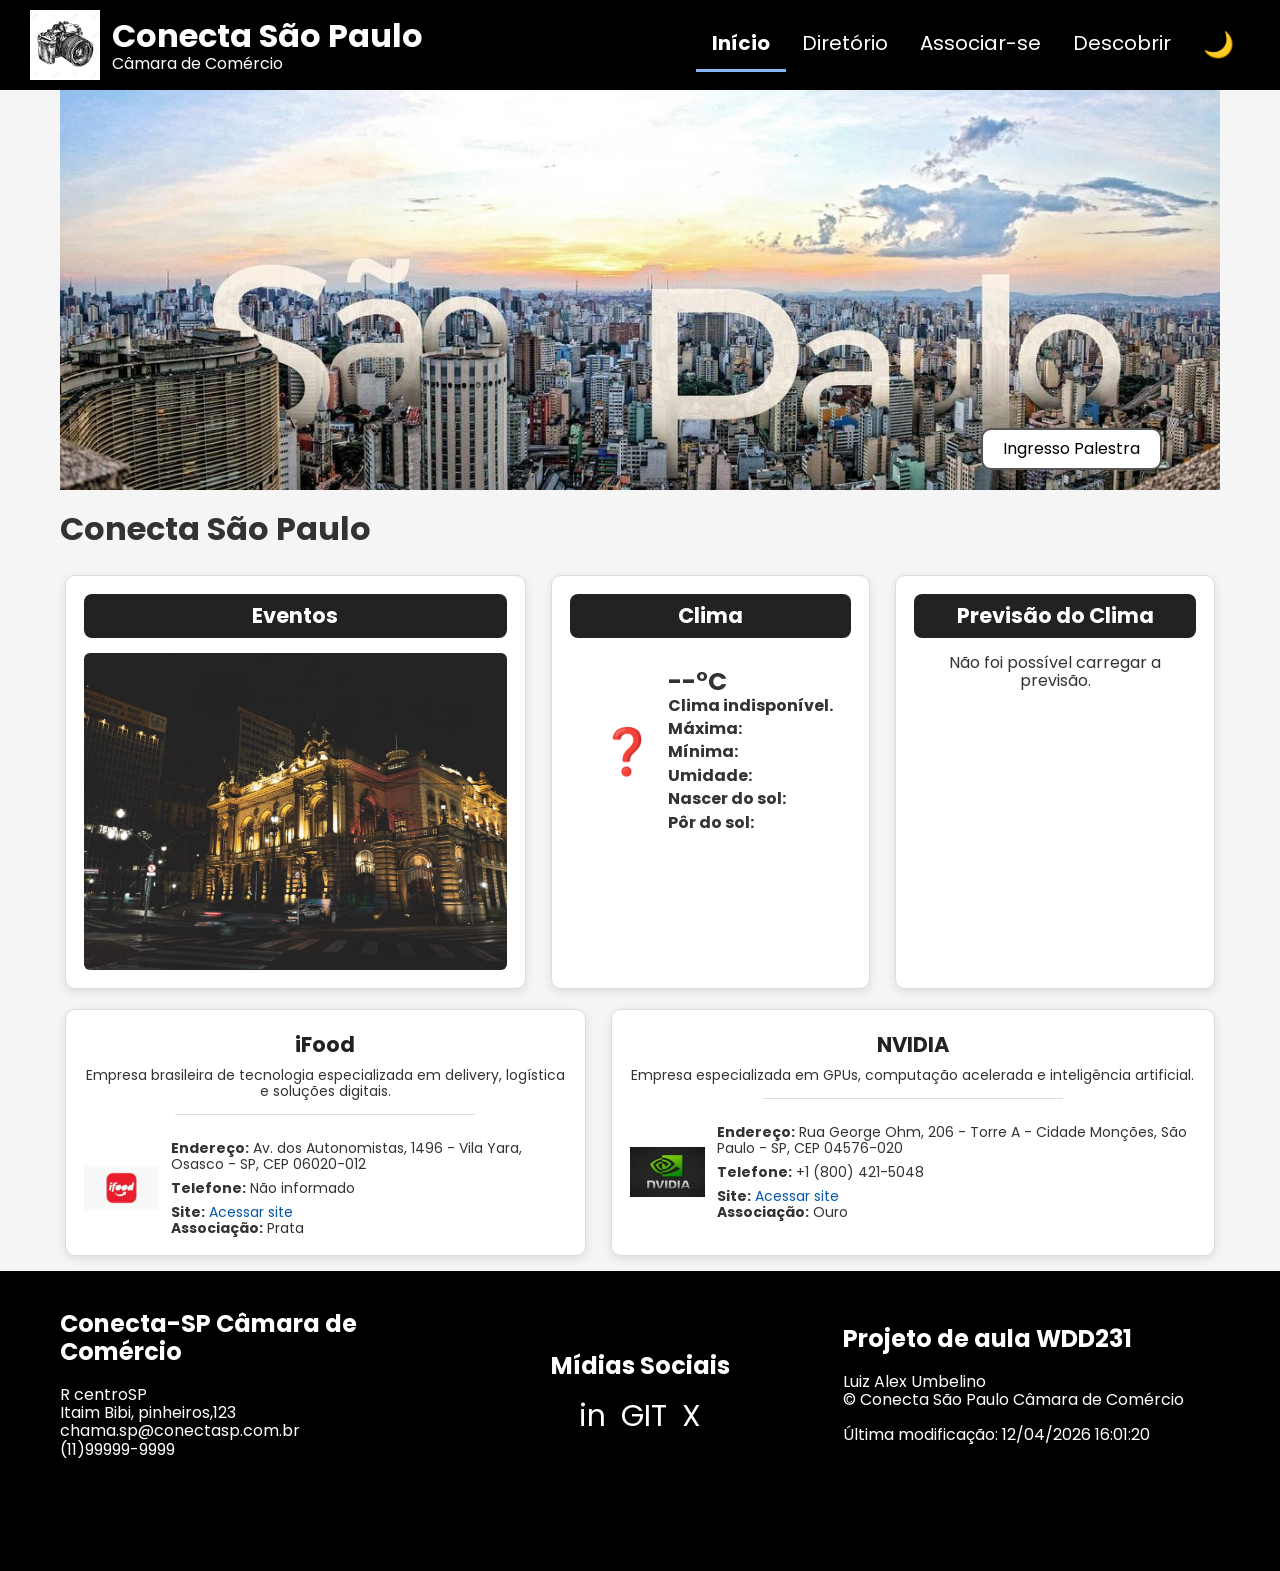
<file: camara/index.html>
<!DOCTYPE html>
<html lang="pt-BR">

<head>
    <meta charset="UTF-8">
    <meta name="viewport" content="width=device-width, initial-scale=1.0">

    <title>Conecta São Paulo Câmara de Comércio | Início</title>

    <!-- SEO -->
    <meta name="description" content="Conecta São Paulo reúne informações sobre clima, eventos e empresas para conectar comerciantes, profissionais e oportunidades de negócios.">
    <meta name="author" content="Luiz Alex Umbelino">

    <!-- Open Graph -->
    <meta property="og:title" content="Conecta São Paulo Câmara de Comércio | Início">
    <meta property="og:description" content="Descubra empresas, eventos e o clima de São Paulo em um só lugar. Conecte-se a novos clientes e oportunidades de negócio!">
    <meta property="og:image" content="https://alex-umbelino.github.io/wdd231/camara/imagens/logo.webp">
    <meta property="og:url" content="https://alex-umbelino.github.io/wdd231/camara/index.html">
    <meta property="og:type" content="website">
    <meta property="og:locale" content="pt_BR">

    <!-- Google Fonts (só os pesos usados: 400 e 700) -->
    <link rel="preconnect" href="https://fonts.googleapis.com">
    <link rel="preconnect" href="https://fonts.gstatic.com" crossorigin>
    <link rel="stylesheet" href="https://fonts.googleapis.com/css2?family=Poppins:wght@400;700&display=swap">

    <!-- Favicon -->
    <link rel="icon" href="imagens/logo.ico" type="image/x-icon">

    <!-- CSS -->
    <link rel="stylesheet" href="estilos/normalize.css">
    <link rel="stylesheet" href="estilos/telas-grandes.css">
    <link rel="stylesheet" href="estilos/telas-pequenas.css" media="screen and (max-width: 640px)">

    <!-- JavaScript -->
    <script src="scripts/index.js" defer></script>
</head>

<body>

    <header>

        <div class="identidade">
            <img src="imagens/logo.webp" alt="Logotipo Conecta São Paulo">

            <div class="titulo">
                <p class="nome-site">Conecta São Paulo</p>
                <p>Câmara de Comércio</p>
            </div>
        </div>

        <nav>
            <button id="menu-button" aria-label="Abrir menu">☰</button>

            <ul>
                <li><a href="index.html" aria-current="page">Início</a></li>
                <li><a href="diretorio.html">Diretório</a></li>
                <li><a href="associacao.html">Associar-se</a></li>
                <li><a href="descobrir.html">Descobrir</a></li>
                <li><a href="#" id="temaBotao" aria-label="Alterar tema"><span id="temaIcone">🌙</span></a></li>
            </ul>
        </nav>

    </header>

    <main>

        <!-- Imagem principal (div em vez de section: não precisa de título) -->
        <div class="container">
            <img id="imgSP" src="imagens/background.jpg" alt="Paisagem urbana de São Paulo">

            <a id="botaoT" href="#" aria-label="Informações sobre ingresso para palestra">Ingresso Palestra</a>
        </div>

        <h1>Conecta São Paulo</h1>

        <!-- Eventos e clima -->
        <section class="container">

            <div class="eventos">
                <h2>Eventos</h2>

                <div>
                    <img src="imagens/evento.jpg" alt="Eventos em São Paulo">
                </div>
            </div>

            <div class="clima">
                <h2>Clima</h2>

                <div class="informarOClima">

                    <div id="iconeDoClima"></div>

                    <div id="dadosDoClima">
                        <h3 id="temperaturaAtual">--°C</h3>
                        <strong id="descricaoClima"></strong>
                        <p><strong>Máxima:</strong> <span id="temperaturaMaxima"></span></p>
                        <p><strong>Mínima:</strong> <span id="temperaturaMinima"></span></p>
                        <p><strong>Umidade:</strong> <span id="umidade"></span></p>
                        <p><strong>Nascer do sol:</strong> <span id="nascerDoSol"></span></p>
                        <p><strong>Pôr do sol:</strong> <span id="porDoSol"></span></p>
                    </div>

                </div>
            </div>

            <div class="clima previsaoClima">
                <h2>Previsão do Clima</h2>

                <div>
                    <p id="mostrarTemp"></p>
                </div>
            </div>

        </section>

        <!-- Empresas -->
        <section class="container secaoEmpresas">

            <div class="empresas" id="empresa1">
                <h2>Carregando empresa...</h2>
                <p></p>

                <div class="separadorEmpresa"></div>

                <div>
                    <img class="imgEmpresas" src="imagens/logo.webp" alt="Logotipo da empresa" loading="lazy">

                    <div class="textosEmpresa">
                        <p><strong>Endereço:</strong></p>
                        <p><strong>Telefone:</strong></p>
                        <p><strong>Site:</strong></p>
                    </div>
                </div>
            </div>

            <div class="empresas" id="empresa2">
                <h2>Carregando empresa...</h2>
                <p></p>

                <div class="separadorEmpresa"></div>

                <div>
                    <img class="imgEmpresas" src="imagens/logo.webp" alt="Logotipo da empresa" loading="lazy">

                    <div class="textosEmpresa">
                        <p><strong>Endereço:</strong></p>
                        <p><strong>Telefone:</strong></p>
                        <p><strong>Site:</strong></p>
                    </div>
                </div>
            </div>

            <div class="empresas" id="empresa3">
                <h2>Carregando empresa...</h2>
                <p></p>

                <div class="separadorEmpresa"></div>

                <div>
                    <img class="imgEmpresas" src="imagens/logo.webp" alt="Logotipo da empresa" loading="lazy">

                    <div class="textosEmpresa">
                        <p><strong>Endereço:</strong></p>
                        <p><strong>Telefone:</strong></p>
                        <p><strong>Site:</strong></p>
                    </div>
                </div>
            </div>

        </section>

    </main>

    <footer>

        <div id="ajusteRodape">

            <div class="rodape">
                <h2>Conecta-SP Câmara de Comércio</h2>

                <p>
                    R centroSP <br>
                    Itaim Bibi, pinheiros,123<br>
                    chama.sp@conectasp.com.br<br>
                    (11)99999-9999
                </p>
            </div>

            <div class="rodape">
                <h2 class="tituloSociais">Mídias Sociais</h2>

                <div class="sociais">

                    <div><a href="https://br.linkedin.com/in/alex-umbelino-1760ba261" target="_blank" rel="noopener noreferrer" aria-label="LinkedIn de Alex Umbelino">in</a></div>

                    <div><a href="https://github.com/Alex-Umbelino/wdd231" target="_blank" rel="noopener noreferrer" aria-label="GitHub do projeto">GIT</a></div>

                    <div><a href="https://x.com/" target="_blank" rel="noopener noreferrer" aria-label="X, antigo Twitter">X</a></div>

                </div>
            </div>

            <div class="rodape">
                <h2>Projeto de aula WDD231</h2>

                <p class="creditos">
                    Luiz Alex Umbelino<br>
                    &copy; Conecta São Paulo Câmara de Comércio<br>
                </p>

                <p id="ultimaMod"></p>
            </div>

        </div>

    </footer>

</body>
</html>
</file>
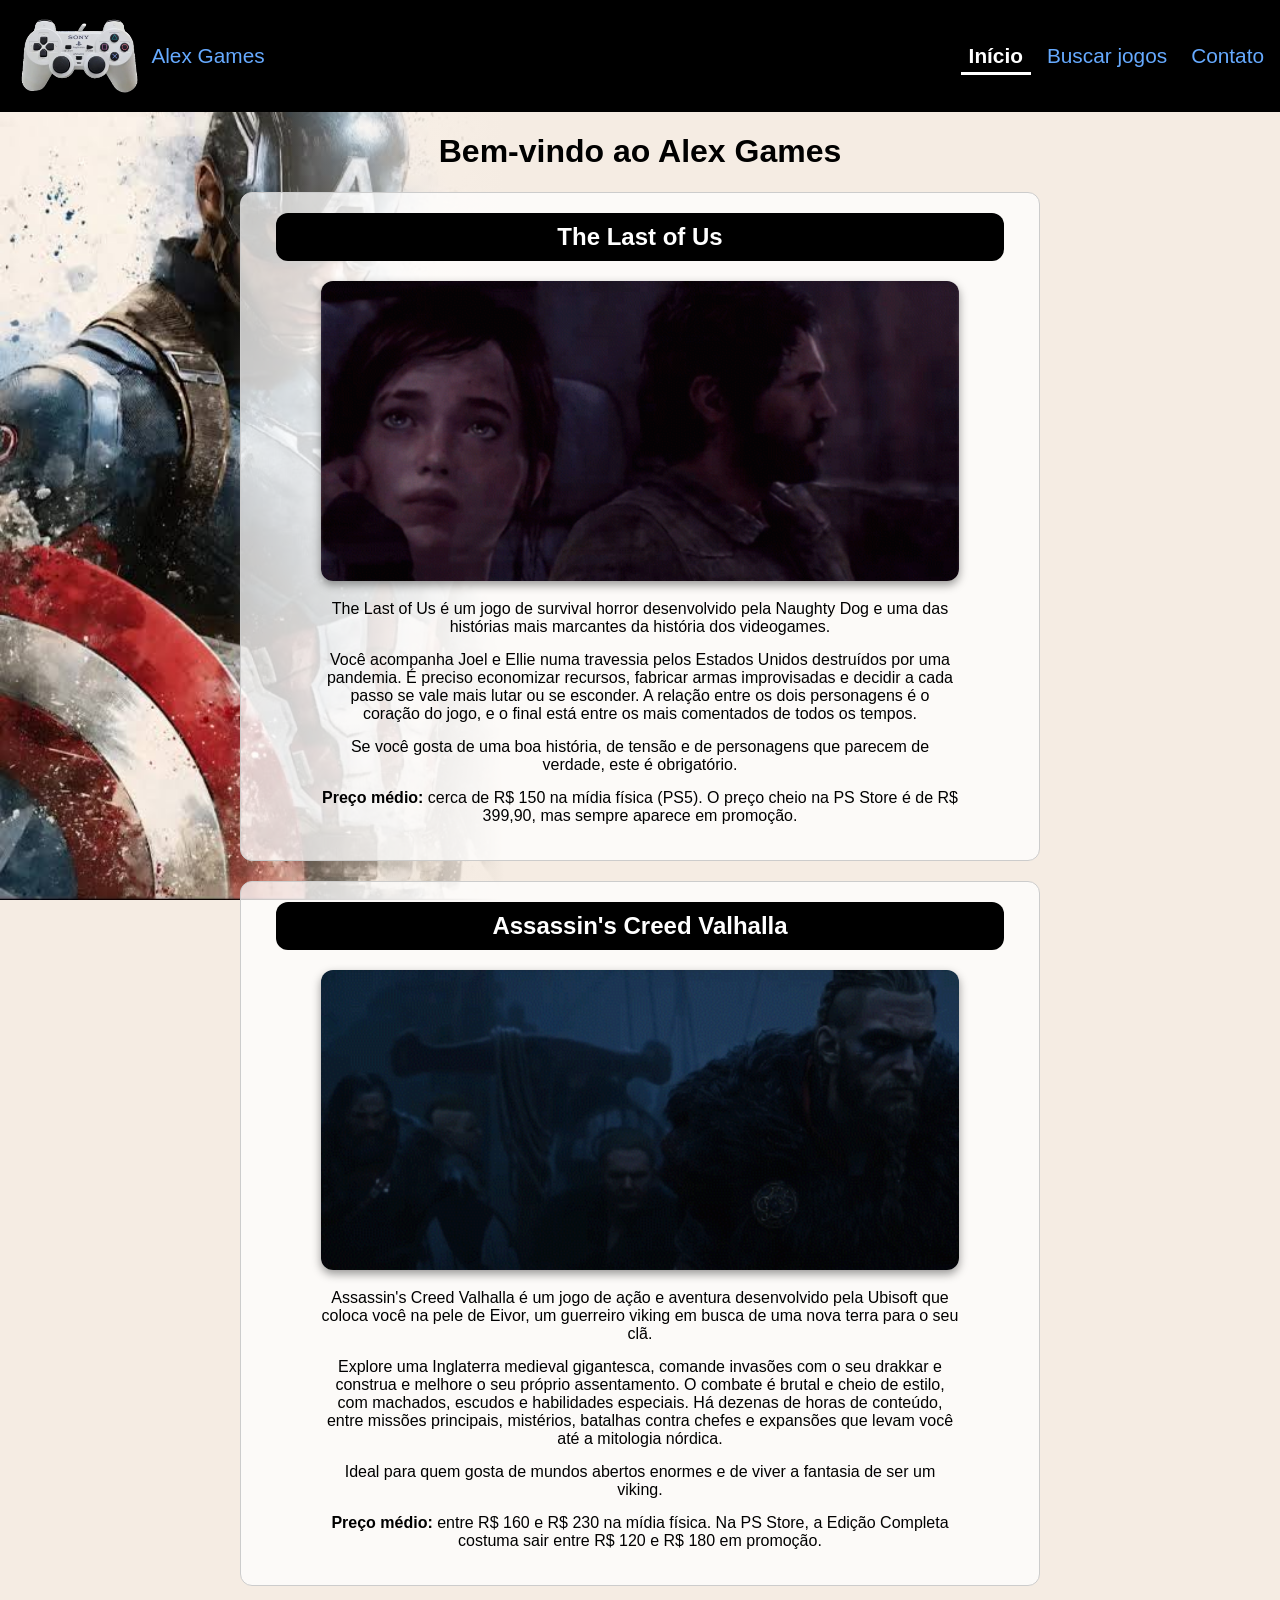
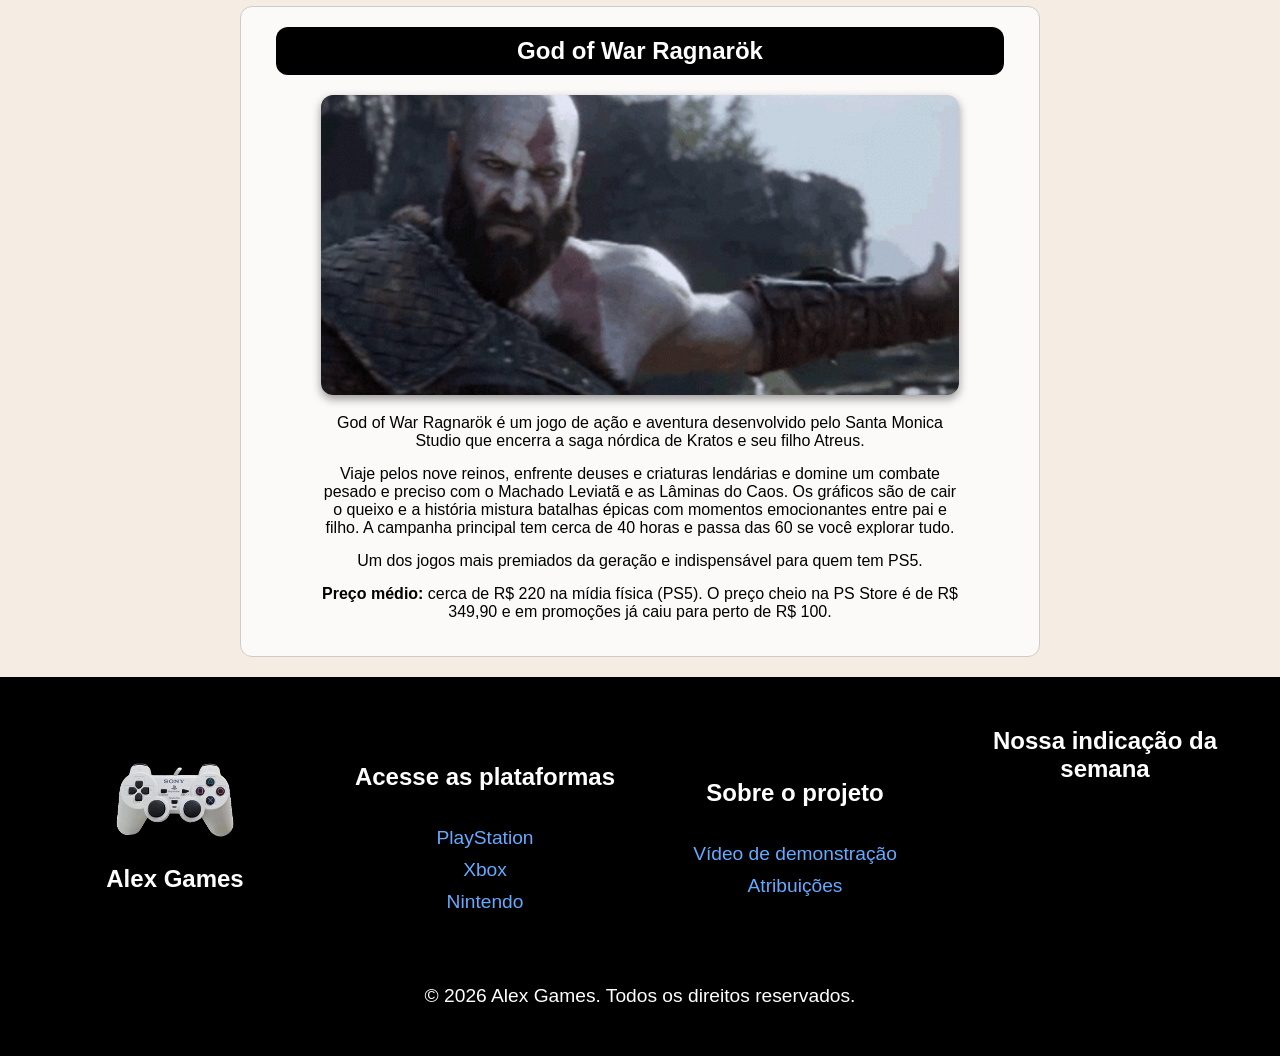
<file: Projeto Final/index.html>
<!DOCTYPE html>
<html lang="pt-BR">
<head>
    <meta charset="UTF-8">
    <meta name="viewport" content="width=device-width, initial-scale=1.0">
    <meta name="description" content="Alex Games indica os melhores jogos para sua próxima gameplay: histórias, gêneros, plataformas e preços médios de grandes títulos.">
    <meta name="author" content="Luiz Alex Umbelino">
    <meta property="og:type" content="website">
    <meta property="og:title" content="Alex Games | Indicações de jogos">
    <meta property="og:description" content="Descubra jogos populares, conheça suas histórias, gêneros e plataformas.">
    <meta property="og:image" content="https://alex-umbelino.github.io/Projeto-Final/Imagens/logoGames.png">
    <meta property="og:url" content="https://alex-umbelino.github.io/Projeto-Final/index.html">
    <link rel="icon" href="Imagens/logoGames.png" type="image/png">
    <title>Alex Games | Indicações de jogos</title>
    <link rel="stylesheet" href="css/stylle.css">
    <script src="JS/script.js" type="module"></script>
</head>

<body class="paginaInicio">

    <header class="topo">
        <nav class="container">
            <a class="aTopo" href="index.html">
                <img class="imgLogo" src="Imagens/logoGames.png" alt="Logo Alex Games" width="80" height="80">
                <span>Alex Games</span>
            </a>

            <button class="btnMenu" aria-label="Abrir menu" aria-expanded="false">☰</button>

            <ul class="aTopo menu">
                <li><a href="index.html" aria-current="page">Início</a></li>
                <li><a href="buscarJogo.html">Buscar jogos</a></li>
                <li><a href="cadastro.html">Contato</a></li>
            </ul>
        </nav>
    </header>

    <main class="conteinerSection">

        <h1>Bem-vindo ao Alex Games</h1>

        <section>
            <div>
                <h2>The Last of Us</h2>
                <img src="Imagens/the%20las%20of%20us.gif" alt="Cena do jogo The Last of Us" width="800" height="450">
                <p>The Last of Us é um jogo de survival horror desenvolvido pela Naughty Dog e uma das histórias mais marcantes da história dos videogames.</p>
                <p>Você acompanha Joel e Ellie numa travessia pelos Estados Unidos destruídos por uma pandemia. É preciso economizar recursos, fabricar armas improvisadas e decidir a cada passo se vale mais lutar ou se esconder. A relação entre os dois personagens é o coração do jogo, e o final está entre os mais comentados de todos os tempos.</p>
                <p>Se você gosta de uma boa história, de tensão e de personagens que parecem de verdade, este é obrigatório.</p>
                <p><strong>Preço médio:</strong> cerca de R$ 150 na mídia física (PS5). O preço cheio na PS Store é de R$ 399,90, mas sempre aparece em promoção.</p>
            </div>
        </section>

        <section>
            <div>
                <h2>Assassin's Creed Valhalla</h2>
                <img src="Imagens/ac%20valhala.gif" alt="Cena do jogo Assassin's Creed Valhalla" width="800" height="450" loading="lazy">
                <p>Assassin's Creed Valhalla é um jogo de ação e aventura desenvolvido pela Ubisoft que coloca você na pele de Eivor, um guerreiro viking em busca de uma nova terra para o seu clã.</p>
                <p>Explore uma Inglaterra medieval gigantesca, comande invasões com o seu drakkar e construa e melhore o seu próprio assentamento. O combate é brutal e cheio de estilo, com machados, escudos e habilidades especiais. Há dezenas de horas de conteúdo, entre missões principais, mistérios, batalhas contra chefes e expansões que levam você até a mitologia nórdica.</p>
                <p>Ideal para quem gosta de mundos abertos enormes e de viver a fantasia de ser um viking.</p>
                <p><strong>Preço médio:</strong> entre R$ 160 e R$ 230 na mídia física. Na PS Store, a Edição Completa costuma sair entre R$ 120 e R$ 180 em promoção.</p>
            </div>
        </section>

        <section>
            <div>
                <h2>God of War Ragnarök</h2>
                <img src="Imagens/kratos.gif" alt="Cena do jogo God of War Ragnarök" width="800" height="450" loading="lazy">
                <p>God of War Ragnarök é um jogo de ação e aventura desenvolvido pelo Santa Monica Studio que encerra a saga nórdica de Kratos e seu filho Atreus.</p>
                <p>Viaje pelos nove reinos, enfrente deuses e criaturas lendárias e domine um combate pesado e preciso com o Machado Leviatã e as Lâminas do Caos. Os gráficos são de cair o queixo e a história mistura batalhas épicas com momentos emocionantes entre pai e filho. A campanha principal tem cerca de 40 horas e passa das 60 se você explorar tudo.</p>
                <p>Um dos jogos mais premiados da geração e indispensável para quem tem PS5.</p>
                <p><strong>Preço médio:</strong> cerca de R$ 220 na mídia física (PS5). O preço cheio na PS Store é de R$ 349,90 e em promoções já caiu para perto de R$ 100.</p>
            </div>
        </section>

    </main>

    <footer>
        <div class="footerPai">

            <div class="ajusteFooter">
                <a href="index.html">
                    <img class="imgLogo" src="Imagens/logoGames.png" alt="Logo Alex Games" width="80" height="80" loading="lazy">
                </a>
                <h2>Alex Games</h2>
            </div>

            <div class="ajusteFooter">
                <h2>Acesse as plataformas</h2>
                <ul>
                    <li><a target="_blank" rel="noopener noreferrer" href="https://store.playstation.com/pt-br/">PlayStation</a></li>
                    <li><a target="_blank" rel="noopener noreferrer" href="https://www.xbox.com/pt-br">Xbox</a></li>
                    <li><a target="_blank" rel="noopener noreferrer" href="https://www.nintendo.com/pt-br">Nintendo</a></li>
                </ul>
            </div>

            <div class="ajusteFooter">
                <h2>Sobre o projeto</h2>
                <ul>
                    <!-- TROQUE pelo link do seu vídeo de demonstração -->
                    <li><a target="_blank" rel="noopener noreferrer" href="https://youtu.be/SEU-VIDEO">Vídeo de demonstração</a></li>
                    <li><a href="atribuicoes.html">Atribuições</a></li>
                </ul>
            </div>

            <div class="ajusteFooter">
                <h2>Nossa indicação da semana</h2>
                <iframe src="https://www.youtube-nocookie.com/embed/yF29baX-IsA" title="Vídeo de indicação de jogo" loading="lazy" allowfullscreen></iframe>
               
            </div>

        </div>

        <p>&copy; 2026 Alex Games. Todos os direitos reservados.</p>
    </footer>

</body>
</html>
</file>
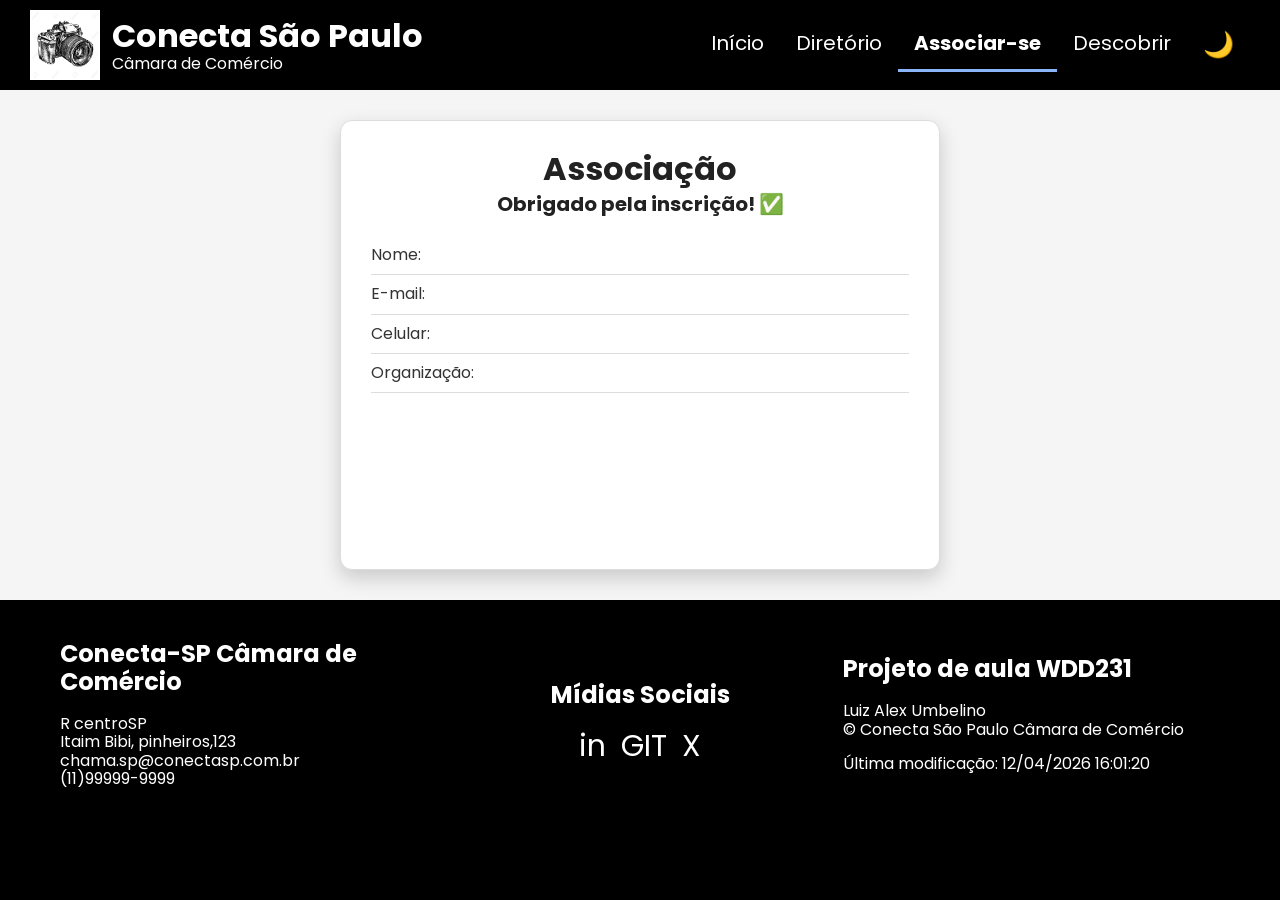
<file: camara/agradecimento.html>
<!DOCTYPE html>
<html lang="pt-BR">

<head>
    <meta charset="UTF-8">
    <meta name="viewport" content="width=device-width, initial-scale=1.0">

    <title>Conecta São Paulo Câmara de Comércio | Agradecimento</title>

    <!-- SEO -->
    <meta name="description" content="Inscrição recebida! Confira os dados enviados para a associação ao Conecta São Paulo Câmara de Comércio.">
    <meta name="author" content="Luiz Alex Umbelino">

    <!-- Open Graph -->
    <meta property="og:title" content="Conecta São Paulo Câmara de Comércio | Agradecimento">
    <meta property="og:description" content="Obrigado por se inscrever no Conecta São Paulo Câmara de Comércio.">
    <meta property="og:image" content="https://alex-umbelino.github.io/wdd231/camara/imagens/logo.webp">
    <meta property="og:url" content="https://alex-umbelino.github.io/wdd231/camara/agradecimento.html">
    <meta property="og:type" content="website">
    <meta property="og:locale" content="pt_BR">

    <!-- Google Fonts (só os pesos usados: 400 e 700) -->
    <link rel="preconnect" href="https://fonts.googleapis.com">
    <link rel="preconnect" href="https://fonts.gstatic.com" crossorigin>
    <link rel="stylesheet" href="https://fonts.googleapis.com/css2?family=Poppins:wght@400;700&display=swap">

    <!-- Favicon -->
    <link rel="icon" href="imagens/logo.ico" type="image/x-icon">

    <!-- CSS -->
    <link rel="stylesheet" href="estilos/normalize.css">
    <link rel="stylesheet" href="estilos/telas-grandes.css">
    <link rel="stylesheet" href="estilos/telas-pequenas.css" media="screen and (max-width: 640px)">

    <!-- JavaScript -->
    <script src="scripts/index.js" defer></script>
    <script src="scripts/associacao-agradecimento.js" defer></script>
</head>

<body>

    <header>

        <div class="identidade">
            <img src="imagens/logo.webp" alt="Logotipo Conecta São Paulo" width="70" height="70">

            <div class="titulo">
                <p class="nome-site">Conecta São Paulo</p>
                <p>Câmara de Comércio</p>
            </div>
        </div>

        <nav aria-label="Menu principal">
            <button id="menu-button" aria-label="Abrir menu" aria-expanded="false" aria-controls="menu-lista">☰</button>

            <ul id="menu-lista">
                <li><a href="index.html">Início</a></li>
                <li><a href="diretorio.html">Diretório</a></li>
                <li><a href="associacao.html" aria-current="page">Associar-se</a></li>
                <li><a href="descobrir.html">Descobrir</a></li>
                <li><button id="temaBotao" aria-label="Alternar tema escuro"><span id="temaIcone">🌙</span></button></li>
            </ul>
        </nav>

    </header>

    <main id="mainAgradecimento">

        <div id="agradecimento">
            <h1 id="nivelAgradecimento">Associação</h1>
            <h2>Obrigado pela inscrição! ✅</h2>
            <p id="nomeAgradecimento"></p>
            <p id="emailAgradecimento"></p>
            <p id="numCelularAgradecimento"></p>
            <p id="nomeOrgAgradecimento"></p>
            <p id="uploadHoraAgradecimento"></p>
        </div>

    </main>
  
    

    <footer>

        <div id="ajusteRodape">

            <div class="rodape">
                <h2>Conecta-SP Câmara de Comércio</h2>
                <p>R centroSP <br> Itaim Bibi, pinheiros,123 <br> chama.sp@conectasp.com.br <br> (11)99999-9999</p>
            </div>

            <div class="rodape">
                <h2 class="tituloSociais">Mídias Sociais</h2>

                <div class="sociais">
                    <div><a href="https://br.linkedin.com/in/alex-umbelino-1760ba261" target="_blank" rel="noopener noreferrer" aria-label="LinkedIn de Alex Umbelino">in</a></div>
                    <div><a href="https://github.com/Alex-Umbelino/wdd231" target="_blank" rel="noopener noreferrer" aria-label="GitHub do projeto">GIT</a></div>
                    <div><a href="https://x.com/" target="_blank" rel="noopener noreferrer" aria-label="X, antigo Twitter">X</a></div>
                </div>
            </div>

            <div class="rodape">
                <h2>Projeto de aula WDD231</h2>
                <p class="creditos">Luiz Alex Umbelino <br> &copy; Conecta São Paulo Câmara de Comércio</p>
                <p id="ultimaMod"></p>
            </div>

        </div>

    </footer>

</body>
</html>
</file>
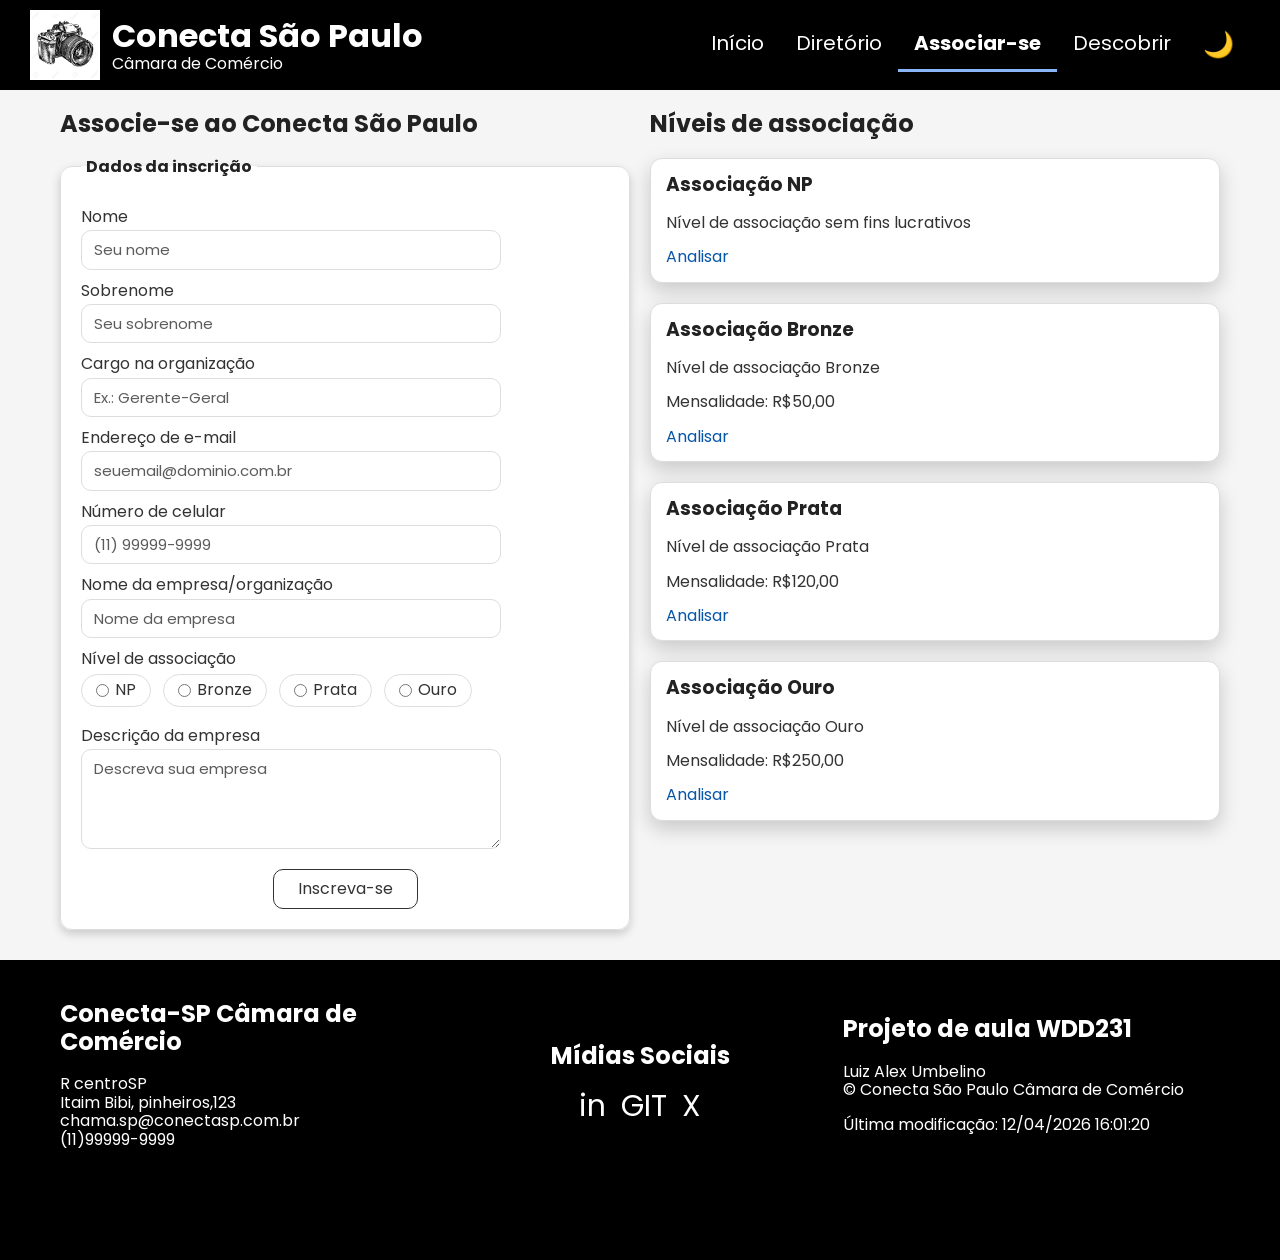
<file: camara/associacao.html>
<!DOCTYPE html>
<html lang="pt-BR">

<head>
    <meta charset="UTF-8">
    <meta name="viewport" content="width=device-width, initial-scale=1.0">

    <title>Conecta São Paulo Câmara de Comércio| Associar-se</title>

    <!-- SEO -->
    <meta name="description" content="Associe-se ao Conecta São Paulo e escolha o nível de associação ideal para a sua empresa ou organização.">
    <meta name="author" content="Luiz Alex Umbelino">

    <!-- Open Graph -->
    <meta property="og:title" content="Associe-se | Conecta São Paulo Câmara de Comércio">
    <meta property="og:description" content="Faça parte da rede de negócios do Conecta São Paulo. Conheça os níveis de associação e inscreva-se.">
    <meta property="og:image" content="https://alex-umbelino.github.io/wdd231/camara/imagens/logo.webp">
    <meta property="og:url" content="https://alex-umbelino.github.io/wdd231/camara/associacao.html">
    <meta property="og:type" content="website">
    <meta property="og:locale" content="pt_BR">

    <!-- Google Fonts (só os pesos usados: 400 e 700) -->
    <link rel="preconnect" href="https://fonts.googleapis.com">
    <link rel="preconnect" href="https://fonts.gstatic.com" crossorigin>
    <link rel="stylesheet" href="https://fonts.googleapis.com/css2?family=Poppins:wght@400;700&display=swap">

    <!-- Favicon -->
    <link rel="icon" href="imagens/logo.ico" type="image/x-icon">

    <!-- CSS -->
    <link rel="stylesheet" href="estilos/normalize.css">
    <link rel="stylesheet" href="estilos/telas-grandes.css">
    <link rel="stylesheet" href="estilos/telas-pequenas.css" media="screen and (max-width: 640px)">

    <!-- JavaScript -->
    <script src="scripts/index.js" defer></script>
    <script src="scripts/associacao-agradecimento.js" defer></script>
</head>

<body>

    <header>

        <div class="identidade">
            <img src="imagens/logo.webp" alt="Logotipo Conecta São Paulo" width="70" height="70">

            <div class="titulo">
                <p class="nome-site">Conecta São Paulo</p>
                <p>Câmara de Comércio</p>
            </div>
        </div>

        <nav aria-label="Menu principal">
            <button id="menu-button" aria-label="Abrir menu" aria-expanded="false" aria-controls="menu-lista">☰</button>

            <ul id="menu-lista">
                <li><a href="index.html">Início</a></li>
                <li><a href="diretorio.html">Diretório</a></li>
                <li><a href="associacao.html" aria-current="page">Associar-se</a></li>
                <li><a href="descobrir.html">Descobrir</a></li>
                <li><button id="temaBotao" aria-label="Alternar tema escuro"><span id="temaIcone">🌙</span></button></li>
            </ul>
        </nav>

    </header>

    <main id="ajusteAssociacao">

        <section>

            <form method="get" action="agradecimento.html">
                <h1>Associe-se ao Conecta São Paulo</h1>

                <fieldset class="niveis">
                    <legend>Dados da inscrição</legend>

                    <label for="nome">Nome</label>
                    <input type="text" id="nome" name="nome" placeholder="Seu nome" title="Digite seu primeiro nome" autocomplete="given-name" required>

                    <label for="sobrenome">Sobrenome</label>
                    <input type="text" id="sobrenome" name="sobrenome" placeholder="Seu sobrenome" title="Digite seu sobrenome" autocomplete="family-name" required>

                    <label for="cargo">Cargo na organização</label>
                    <input type="text" id="cargo" name="cargo" placeholder="Ex.: Gerente-Geral" title="Apenas letras, hifens e espaços, com no mínimo 7 caracteres" autocomplete="cargo-na-organizacao" pattern="[A-Za-zÀ-ÿ\- ]{7,}">

                    <label for="email">Endereço de e-mail</label>
                    <input type="email" id="email" name="email" placeholder="seuemail@dominio.com.br" title="Digite seu e-mail" autocomplete="email" required>

                    <label for="numCelular">Número de celular</label>
                    <input type="tel" id="numCelular" name="numCelular" placeholder="(11) 99999-9999" title="Digite seu número de celular" autocomplete="tel" required>

                    <label for="nomeOrg">Nome da empresa/organização</label>
                    <input type="text" id="nomeOrg" name="nomeOrg" placeholder="Nome da empresa" title="Digite o nome da empresa" autocomplete="organizacao" required>

                    <fieldset class="radioAjuste">
                        <legend>Nível de associação</legend>
                        <label><input type="radio" name="associacao" value="np" title="Associação NP" required> NP</label>
                        <label><input type="radio" name="associacao" value="bronze" title="Associação Bronze"> Bronze</label>
                        <label><input type="radio" name="associacao" value="silver" title="Associação Prata"> Prata</label>
                        <label><input type="radio" name="associacao" value="gold" title="Associação Ouro"> Ouro</label>
                    </fieldset>

                    <label for="descricao">Descrição da empresa</label>
                    <textarea id="descricao" name="descricao" placeholder="Descreva sua empresa" title="Descreva a atividade da sua empresa"></textarea>

                    <input type="hidden" name="uploadHora" id="uploadHora">

                    <button id="botaoInscreverSe" type="submit">Inscreva-se</button>
                </fieldset>

            </form>

        </section>

        <aside class="cartoes">
            <h2>Níveis de associação</h2>

            <div class="card">
                <h3>Associação NP</h3>
                <p>Nível de associação sem fins lucrativos</p>
                <button class="analisar" data-modal="modal-np">Analisar</button>
            </div>

            <div class="card">
                <h3>Associação Bronze</h3>
                <p>Nível de associação Bronze</p>
                <p>Mensalidade: R$50,00</p>
                <button class="analisar" data-modal="modal-bronze">Analisar</button>
            </div>

            <div class="card">
                <h3>Associação Prata</h3>
                <p>Nível de associação Prata</p>
                <p>Mensalidade: R$120,00</p>
                <button class="analisar" data-modal="modal-prata">Analisar</button>
            </div>

            <div class="card">
                <h3>Associação Ouro</h3>
                <p>Nível de associação Ouro</p>
                <p>Mensalidade: R$250,00</p>
                <button class="analisar" data-modal="modal-ouro">Analisar</button>
            </div>
        </aside>

        <dialog id="modal-np">
            <button class="fecharModal botaoFechar" aria-label="Fechar">x</button>
            <h2>Associação NP</h2>
            <p>Gratuita para organizações sem fins lucrativos.</p>
            <ul>
                <li>Isenção de mensalidade</li>
                <li>Acesso a eventos básicos</li>
                <li>Participação na comunidade</li>
            </ul>
        </dialog>

        <dialog id="modal-bronze">
            <button class="fecharModal botaoFechar" aria-label="Fechar">x</button>
            <h2>Associação Bronze</h2>
            <p>Mensalidade: R$50,00</p>
            <ul>
                <li>Todos os benefícios NP</li>
                <li>Listagem no diretório de empresas</li>
                <li>10% de desconto em eventos</li>
            </ul>
        </dialog>

        <dialog id="modal-prata">
            <button class="fecharModal botaoFechar" aria-label="Fechar">x</button>
            <h2>Associação Prata</h2>
            <p>Mensalidade: R$120,00</p>
            <ul>
                <li>Todos os benefícios Bronze</li>
                <li>Treinamentos mensais</li>
                <li>25% de desconto em eventos</li>
                <li>Chance de destaque na página inicial</li>
            </ul>
        </dialog>

        <dialog id="modal-ouro">
            <button class="fecharModal botaoFechar" aria-label="Fechar">x</button>
            <h2>Associação Ouro</h2>
            <p>Mensalidade: R$250,00</p>
            <ul>
                <li>Todos os benefícios Prata</li>
                <li>Destaque garantido na página inicial</li>
                <li>Eventos exclusivos para membros Ouro</li>
                <li>50% de desconto em eventos</li>
                <li>Publicidade nas redes da câmara</li>
            </ul>
        </dialog>

    </main>

    <footer>

        <div id="ajusteRodape">

            <div class="rodape">
                <h2>Conecta-SP Câmara de Comércio</h2>
                <p>R centroSP <br> Itaim Bibi, pinheiros,123 <br> chama.sp@conectasp.com.br <br> (11)99999-9999</p>
            </div>

            <div class="rodape">
                <h2 class="tituloSociais">Mídias Sociais</h2>

                <div class="sociais">
                    <div><a href="https://br.linkedin.com/in/alex-umbelino-1760ba261" target="_blank" rel="noopener noreferrer" aria-label="LinkedIn de Alex Umbelino">in</a></div>
                    <div><a href="https://github.com/Alex-Umbelino/wdd231" target="_blank" rel="noopener noreferrer" aria-label="GitHub do projeto">GIT</a></div>
                    <div><a href="https://x.com/" target="_blank" rel="noopener noreferrer" aria-label="X, antigo Twitter">X</a></div>
                </div>
            </div>

            <div class="rodape">
                <h2>Projeto de aula WDD231</h2>
                <p class="creditos">Luiz Alex Umbelino <br> &copy; Conecta São Paulo Câmara de Comércio</p>
                <p id="ultimaMod"></p>
            </div>

        </div>

    </footer>

</body>
</html>
</file>
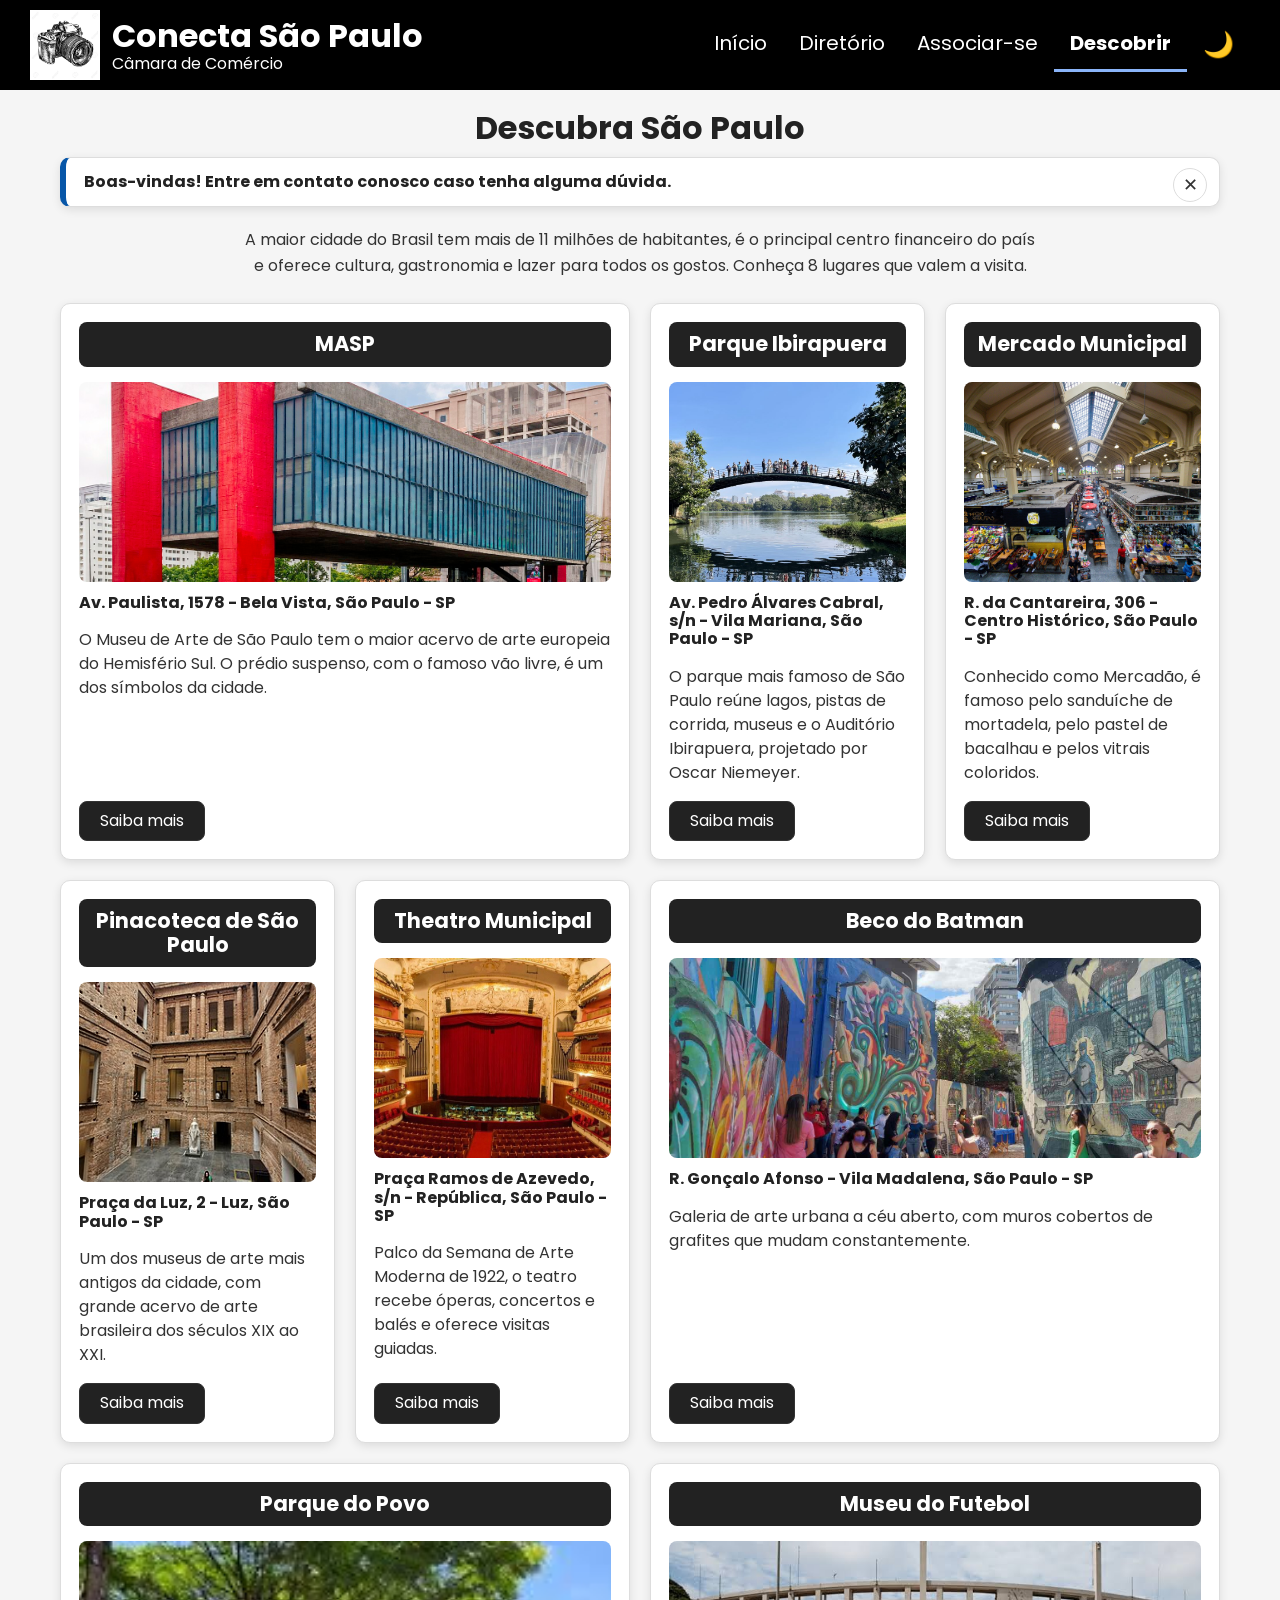
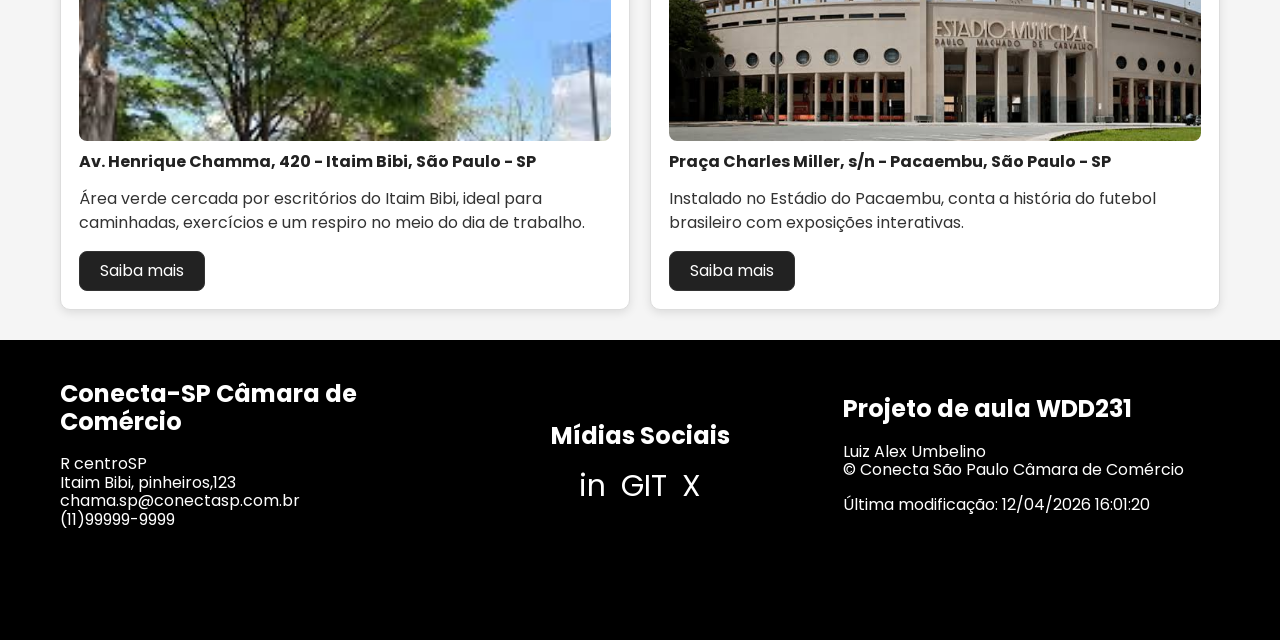
<file: camara/descobrir.html>
<!DOCTYPE html>
<html lang="pt-BR">

<head>
    <meta charset="UTF-8">
    <meta name="viewport" content="width=device-width, initial-scale=1.0">

    <title>Descobrir São Paulo | Conecta São Paulo Câmara de Comércio</title>

    <!-- SEO -->
    <meta name="description" content="Descubra 8 lugares imperdíveis de São Paulo: museus, parques, mercados e pontos culturais recomendados pela Conecta São Paulo Câmara de Comércio.">
    <meta name="author" content="Luiz Alex Umbelino">

    <!-- Open Graph -->
    <meta property="og:title" content="Descobrir São Paulo | Conecta São Paulo Câmara de Comércio">
    <meta property="og:description" content="Museus, parques e pontos culturais para conhecer em São Paulo.">
    <meta property="og:image" content="https://alex-umbelino.github.io/wdd231/camara/imagens/logo.webp">
    <meta property="og:url" content="https://alex-umbelino.github.io/wdd231/camara/descobrir.html">
    <meta property="og:type" content="website">
    <meta property="og:locale" content="pt_BR">

    <!-- Google Fonts -->
    <link rel="preconnect" href="https://fonts.googleapis.com">
    <link rel="preconnect" href="https://fonts.gstatic.com" crossorigin>
    <link rel="stylesheet" href="https://fonts.googleapis.com/css2?family=Poppins:wght@400;700&display=swap">

    <!-- Favicon -->
    <link rel="icon" href="imagens/logo.ico" type="image/x-icon">

    <!-- CSS -->
    <link rel="stylesheet" href="estilos/normalize.css">
    <link rel="stylesheet" href="estilos/telas-grandes.css">
    <link rel="stylesheet" href="estilos/telas-pequenas.css" media="screen and (max-width: 640px)">
    <link rel="stylesheet" href="estilos/descobrir.css">

    <!-- JavaScript -->
    <script src="scripts/index.js" defer></script>
    <script src="scripts/descobrir.js" type="module"></script>
</head>

<body>

    <header>

        <div class="identidade">
            <img src="imagens/logo.webp" alt="Logotipo Conecta São Paulo" width="70" height="70">

            <div class="titulo">
                <p class="nome-site">Conecta São Paulo</p>
                <p>Câmara de Comércio</p>
            </div>
        </div>

        <nav aria-label="Menu principal">
            <button id="menu-button" aria-label="Abrir menu" aria-expanded="false" aria-controls="menu-lista">☰</button>

            <ul id="menu-lista">
                <li><a href="index.html">Início</a></li>
                <li><a href="diretorio.html">Diretório</a></li>
                <li><a href="associacao.html">Associar-se</a></li>
                <li><a href="descobrir.html" aria-current="page">Descobrir</a></li>
                <li><button id="temaBotao" aria-label="Alternar tema escuro"><span id="temaIcone">🌙</span></button></li>
            </ul>
        </nav>

    </header>

    <main class="descobrir">

        <h1>Descubra São Paulo</h1>

        <!-- Mensagem da última visita (localStorage) -->
        <div id="mensagemVisita" class="mensagem-visita" role="status">
            <p id="textoVisita"></p>
            <button id="fecharMensagem" class="botaoFechar" type="button" aria-label="Fechar mensagem">✕</button>
        </div>

        <p class="introducao">A maior cidade do Brasil tem mais de 11 milhões de habitantes, é o principal centro financeiro do país e oferece cultura, gastronomia e lazer para todos os gostos. Conheça 8 lugares que valem a visita.</p>

        <!-- Cartões gerados pelo JS a partir de data/lugares.mjs -->
        <section id="cartoes" class="grade-cartoes" aria-label="Lugares para conhecer"></section>

        <!-- Modal do botão Saiba mais -->
        <dialog id="dialogLugar" aria-labelledby="tituloDialog">
            <button id="fecharDialog" class="botaoFechar" type="button" aria-label="Fechar detalhes">✕</button>
            <div id="conteudoDialog"></div>
        </dialog>

    </main>

    <footer>

        <div id="ajusteRodape">

            <div class="rodape">
                <h2>Conecta-SP Câmara de Comércio</h2>
                <p>R centroSP <br> Itaim Bibi, pinheiros,123 <br> chama.sp@conectasp.com.br <br> (11)99999-9999</p>
            </div>

            <div class="rodape">
                <h2 class="tituloSociais">Mídias Sociais</h2>

                <div class="sociais">
                    <div><a href="https://br.linkedin.com/in/alex-umbelino-1760ba261" target="_blank" rel="noopener noreferrer" aria-label="LinkedIn de Alex Umbelino">in</a></div>
                    <div><a href="https://github.com/Alex-Umbelino/wdd231" target="_blank" rel="noopener noreferrer" aria-label="GitHub do projeto">GIT</a></div>
                    <div><a href="https://x.com/" target="_blank" rel="noopener noreferrer" aria-label="X, antigo Twitter">X</a></div>
                </div>
            </div>

            <div class="rodape">
                <h2>Projeto de aula WDD231</h2>
                <p class="creditos">Luiz Alex Umbelino <br> &copy; Conecta São Paulo Câmara de Comércio</p>
                <p id="ultimaMod"></p>
            </div>

        </div>

    </footer>

</body>
</html>
</file>
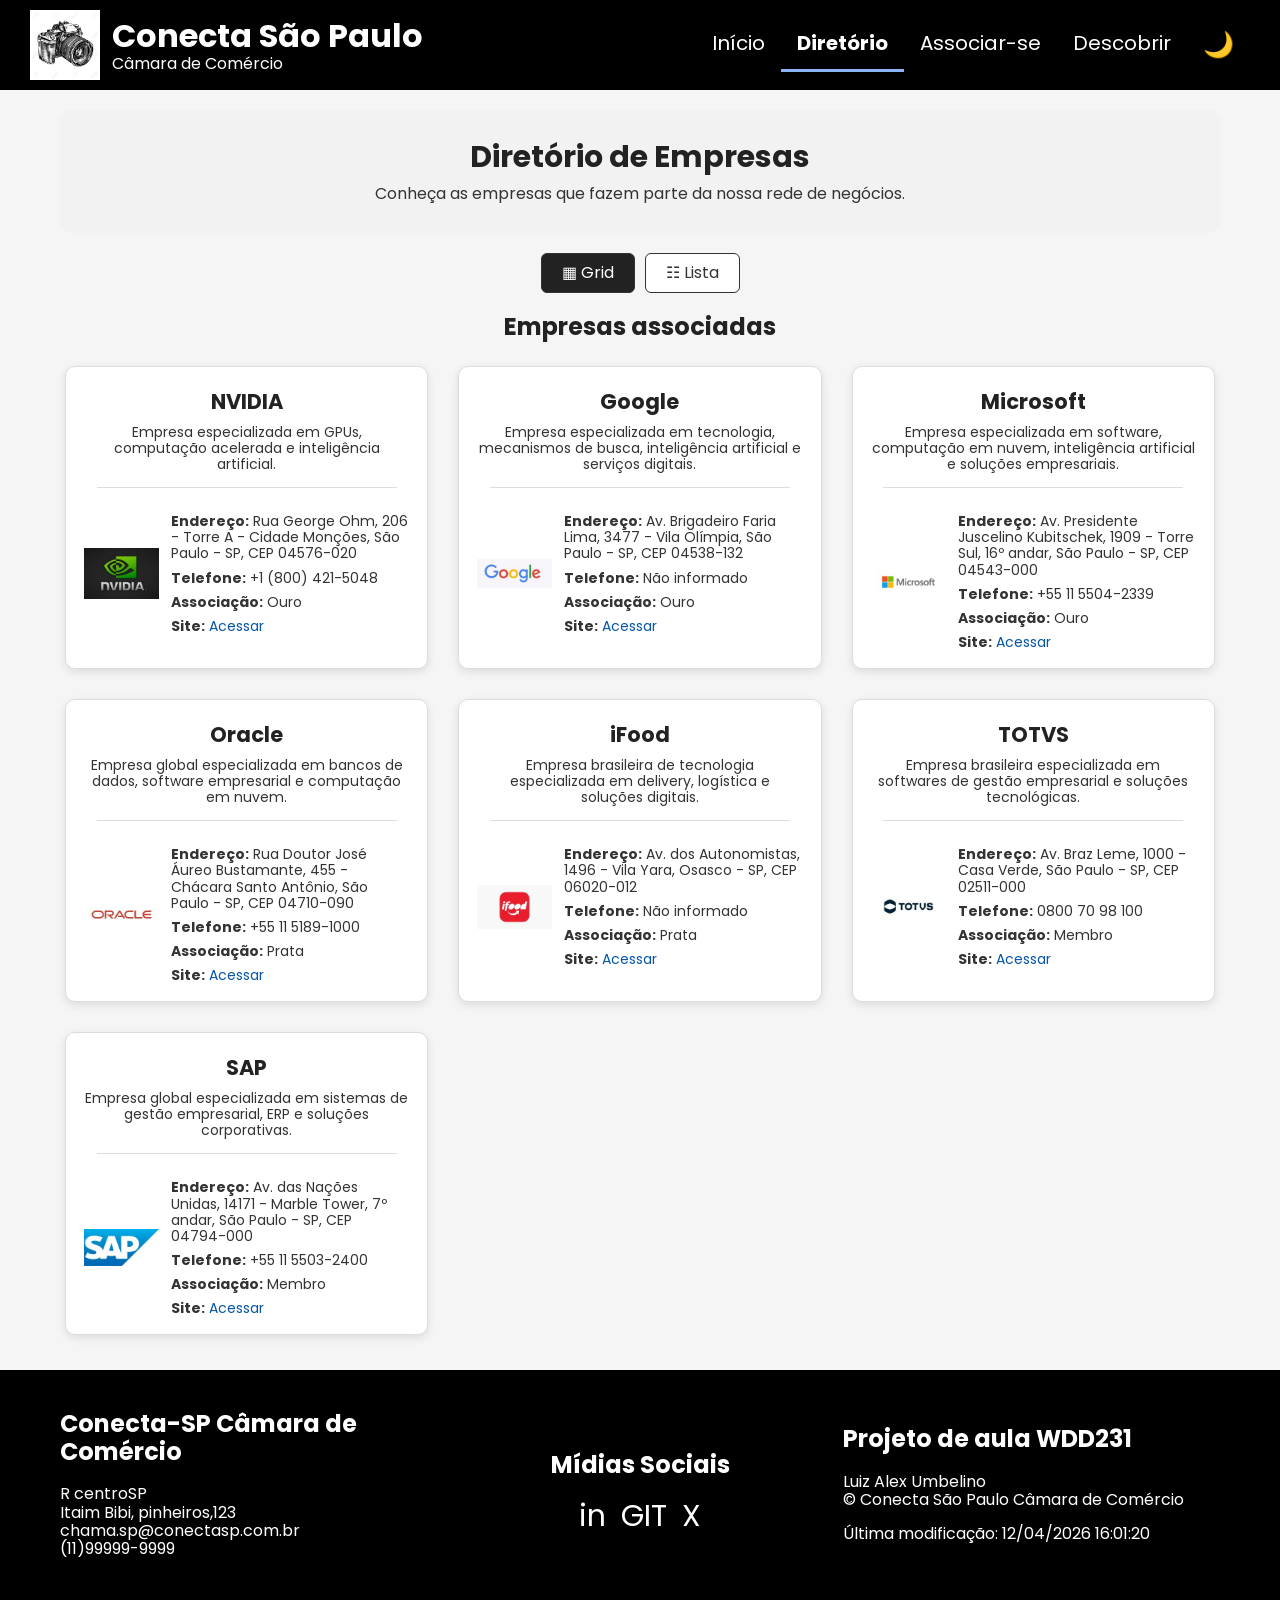
<file: camara/diretorio.html>
<!DOCTYPE html>
<html lang="pt-BR">

<head>
    <meta charset="UTF-8">
    <meta name="viewport" content="width=device-width, initial-scale=1.0">

    <title>Conecta São Paulo Câmara de Comércio | Diretório</title>

    <meta name="description" content="Explore o diretório do Conecta São Paulo e conheça empresas, serviços e oportunidades de negócios.">
    <meta name="author" content="Luiz Alex Umbelino">

    <meta property="og:title" content="Conecta São Paulo Câmara de Comércio | Diretório">
    <meta property="og:description" content="Conheça as empresas participantes do Conecta São Paulo e encontre novos parceiros e oportunidades de negócios.">
    <meta property="og:image" content="https://alex-umbelino.github.io/wdd231/camara/imagens/logo.webp">
    <meta property="og:url" content="https://alex-umbelino.github.io/wdd231/camara/diretorio.html">
    <meta property="og:type" content="website">
    <meta property="og:locale" content="pt_BR">

    <link rel="preconnect" href="https://fonts.googleapis.com">
    <link rel="preconnect" href="https://fonts.gstatic.com" crossorigin>
    <link rel="preload" as="style" id="fontePoppins" href="https://fonts.googleapis.com/css2?family=Poppins:wght@400;700&display=swap" onload="this.rel='stylesheet'">
    <noscript><link rel="stylesheet" href="https://fonts.googleapis.com/css2?family=Poppins:wght@400;700&display=swap"></noscript>

    <link rel="icon" href="imagens/logo.ico" type="image/x-icon">

    <link rel="stylesheet" href="estilos/normalize.css">
    <link rel="stylesheet" href="estilos/telas-grandes.css">
    <link rel="stylesheet" href="estilos/telas-pequenas.css" media="screen and (max-width: 640px)">

    <script src="scripts/index.js" defer></script>
    <script src="scripts/diretorio.js" defer></script>
</head>

<body>

    <header>

        <div class="identidade">
            <img src="imagens/logo.webp" alt="Logotipo Conecta São Paulo" width="70" height="70">

            <div class="titulo">
                <p class="nome-site">Conecta São Paulo</p>
                <p>Câmara de Comércio</p>
            </div>
        </div>

        <nav aria-label="Menu principal">
            <button id="menu-button" aria-label="Abrir menu" aria-expanded="false" aria-controls="menu-lista">☰</button>

            <ul id="menu-lista">
                <li><a href="index.html">Início</a></li>
                <li><a href="diretorio.html" aria-current="page">Diretório</a></li>
                <li><a href="associacao.html">Associar-se</a></li>
                <li><a href="descobrir.html">Descobrir</a></li>

                <li>
                    <button id="temaBotao" aria-label="Alternar tema escuro">
                        <span id="temaIcone">🌙</span>
                    </button>
                </li>
            </ul>
        </nav>

    </header>

    <main>

        <header class="cabecalhoDiretorio">
            <h1>Diretório de Empresas</h1>
            <p>Conheça as empresas que fazem parte da nossa rede de negócios.</p>
        </header>

        <div class="opcoesDiretorio">

            <button id="botaoGrid" class="visualizacao ativa">
                <span aria-hidden="true">▦</span>
                Grid
            </button>

            <button id="botaoLista" class="visualizacao">
                <span aria-hidden="true">☷</span>
                Lista
            </button>

        </div>

        <h2 class="tituloEmpresas">Empresas associadas</h2>

        <section class="container modoGrid" id="listaEmpresas" aria-label="Lista de empresas associadas">
        </section>

    </main>

    <footer>

        <div id="ajusteRodape">

            <div class="rodape">
                <h2>Conecta-SP Câmara de Comércio</h2>

                <p>
                    R centroSP <br>
                    Itaim Bibi, pinheiros,123<br>
                    chama.sp@conectasp.com.br<br>
                    (11)99999-9999
                </p>
            </div>

            <div class="rodape">
                <h2 class="tituloSociais">Mídias Sociais</h2>

                <div class="sociais">

                    <div>
                        <a href="https://br.linkedin.com/in/alex-umbelino-1760ba261"
                            target="_blank"
                            rel="noopener noreferrer"
                            aria-label="LinkedIn de Alex Umbelino">
                            in
                        </a>
                    </div>

                    <div>
                        <a href="https://github.com/Alex-Umbelino/wdd231"
                            target="_blank"
                            rel="noopener noreferrer"
                            aria-label="GitHub do projeto">
                            GIT
                        </a>
                    </div>

                    <div>
                        <a href="https://x.com/"
                            target="_blank"
                            rel="noopener noreferrer"
                            aria-label="X, antigo Twitter">
                            X
                        </a>
                    </div>

                </div>
            </div>

            <div class="rodape">
                <h2>Projeto de aula WDD231</h2>

                <p class="creditos">
                    Luiz Alex Umbelino<br>
                    &copy; Conecta São Paulo Câmara de Comércio<br>
                </p>

                <p id="ultimaMod"></p>
            </div>

        </div>

    </footer>

</body>
</html>
</file>
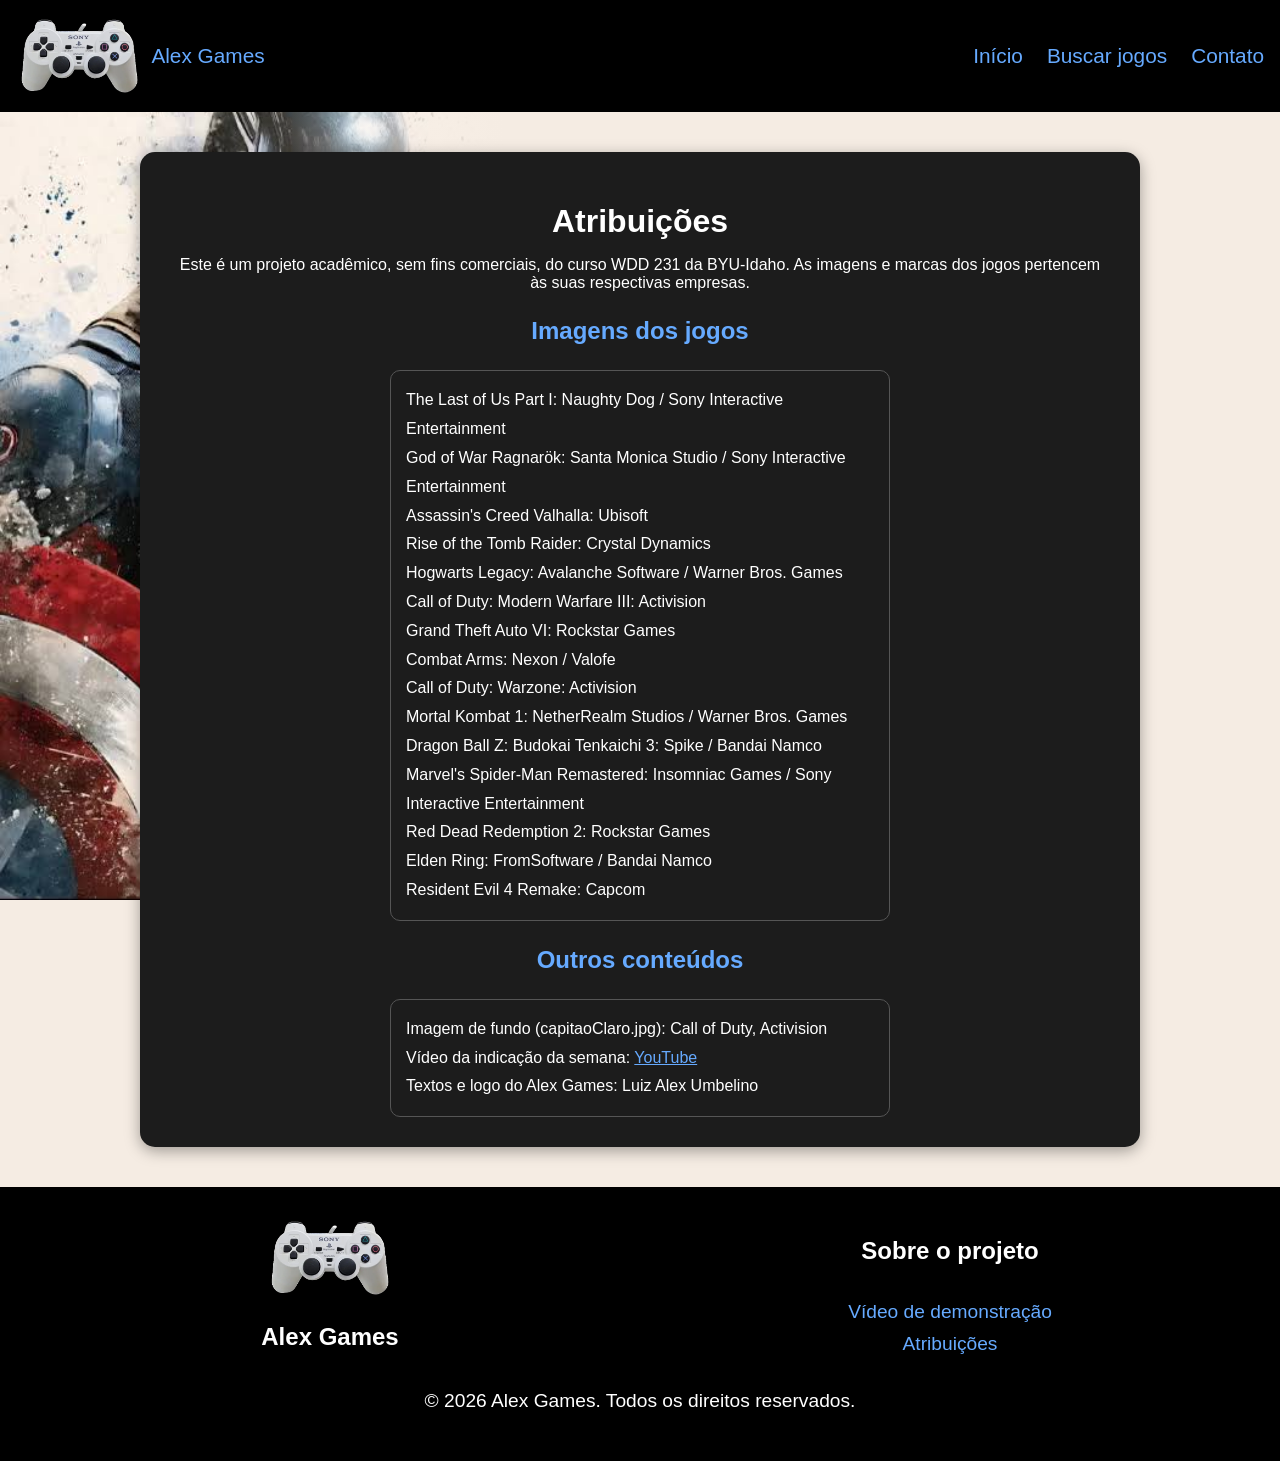
<file: Projeto Final/atribuicoes.html>
<!DOCTYPE html>
<html lang="pt-BR">
<head>
    <meta charset="UTF-8">
    <meta name="viewport" content="width=device-width, initial-scale=1.0">
    <meta name="description" content="Créditos das imagens, vídeos e marcas usados no site Alex Games.">
    <meta name="author" content="Luiz Alex Umbelino">
    <meta property="og:type" content="website">
    <meta property="og:title" content="Atribuições | Alex Games">
    <meta property="og:description" content="Créditos das imagens, vídeos e marcas usados no site Alex Games.">
    <meta property="og:image" content="https://alex-umbelino.github.io/Projeto-Final/Imagens/logoGames.png">
    <meta property="og:url" content="https://alex-umbelino.github.io/Projeto-Final/atribuicoes.html">
    <link rel="icon" href="Imagens/logoGames.png" type="image/png">
    <title>Atribuições | Alex Games</title>
    <link rel="stylesheet" href="css/stylle.css">
    <script src="JS/script.js" type="module"></script>
</head>

<body>

    <header class="topo">
        <nav class="container">
            <a class="aTopo" href="index.html">
                <img class="imgLogo" src="Imagens/logoGames.png" alt="Logo Alex Games" width="80" height="80">
                <span>Alex Games</span>
            </a>

            <button class="btnMenu" aria-label="Abrir menu" aria-expanded="false">☰</button>

            <ul class="aTopo menu">
                <li><a href="index.html">Início</a></li>
                <li><a href="buscarJogo.html">Buscar jogos</a></li>
                <li><a href="cadastro.html">Contato</a></li>
            </ul>
        </nav>
    </header>

    <main class="resultadoPesquisa">

        <h1>Atribuições</h1>
        <p>Este é um projeto acadêmico, sem fins comerciais, do curso WDD 231 da BYU-Idaho. As imagens e marcas dos jogos pertencem às suas respectivas empresas.</p>

        <h2>Imagens dos jogos</h2>
        <ul class="dadosBusca">
            <li>The Last of Us Part I: Naughty Dog / Sony Interactive Entertainment</li>
            <li>God of War Ragnarök: Santa Monica Studio / Sony Interactive Entertainment</li>
            <li>Assassin's Creed Valhalla: Ubisoft</li>
            <li>Rise of the Tomb Raider: Crystal Dynamics</li>
            <li>Hogwarts Legacy: Avalanche Software / Warner Bros. Games</li>
            <li>Call of Duty: Modern Warfare III: Activision</li>
            <li>Grand Theft Auto VI: Rockstar Games</li>
            <li>Combat Arms: Nexon / Valofe</li>
            <li>Call of Duty: Warzone: Activision</li>
            <li>Mortal Kombat 1: NetherRealm Studios / Warner Bros. Games</li>
            <li>Dragon Ball Z: Budokai Tenkaichi 3: Spike / Bandai Namco</li>
            <li>Marvel's Spider-Man Remastered: Insomniac Games / Sony Interactive Entertainment</li>
            <li>Red Dead Redemption 2: Rockstar Games</li>
            <li>Elden Ring: FromSoftware / Bandai Namco</li>
            <li>Resident Evil 4 Remake: Capcom</li>
        </ul>

        <h2>Outros conteúdos</h2>
        <ul class="dadosBusca">
            <li>Imagem de fundo (capitaoClaro.jpg): Call of Duty, Activision</li>
            <li>Vídeo da indicação da semana: <a href="https://www.youtube.com/watch?v=yF29baX-IsA" target="_blank" rel="noopener noreferrer">YouTube</a></li>
            <li>Textos e logo do Alex Games: Luiz Alex Umbelino</li>
        </ul>

    </main>

    <footer>
        <div class="footerPai">

            <div class="ajusteFooter">
                <a href="index.html">
                    <img class="imgLogo" src="Imagens/logoGames.png" alt="Logo Alex Games" width="80" height="80" loading="lazy">
                </a>
                <h2>Alex Games</h2>
            </div>

            <div class="ajusteFooter">
                <h2>Sobre o projeto</h2>
                <ul>
                    <!-- TROQUE pelo link do seu vídeo de demonstração -->
                    <li><a target="_blank" rel="noopener noreferrer" href="https://youtu.be/SEU-VIDEO">Vídeo de demonstração</a></li>
                    <li><a href="atribuicoes.html">Atribuições</a></li>
                </ul>
            </div>

        </div>

        <p>&copy; 2026 Alex Games. Todos os direitos reservados.</p>
    </footer>

</body>
</html>
</file>
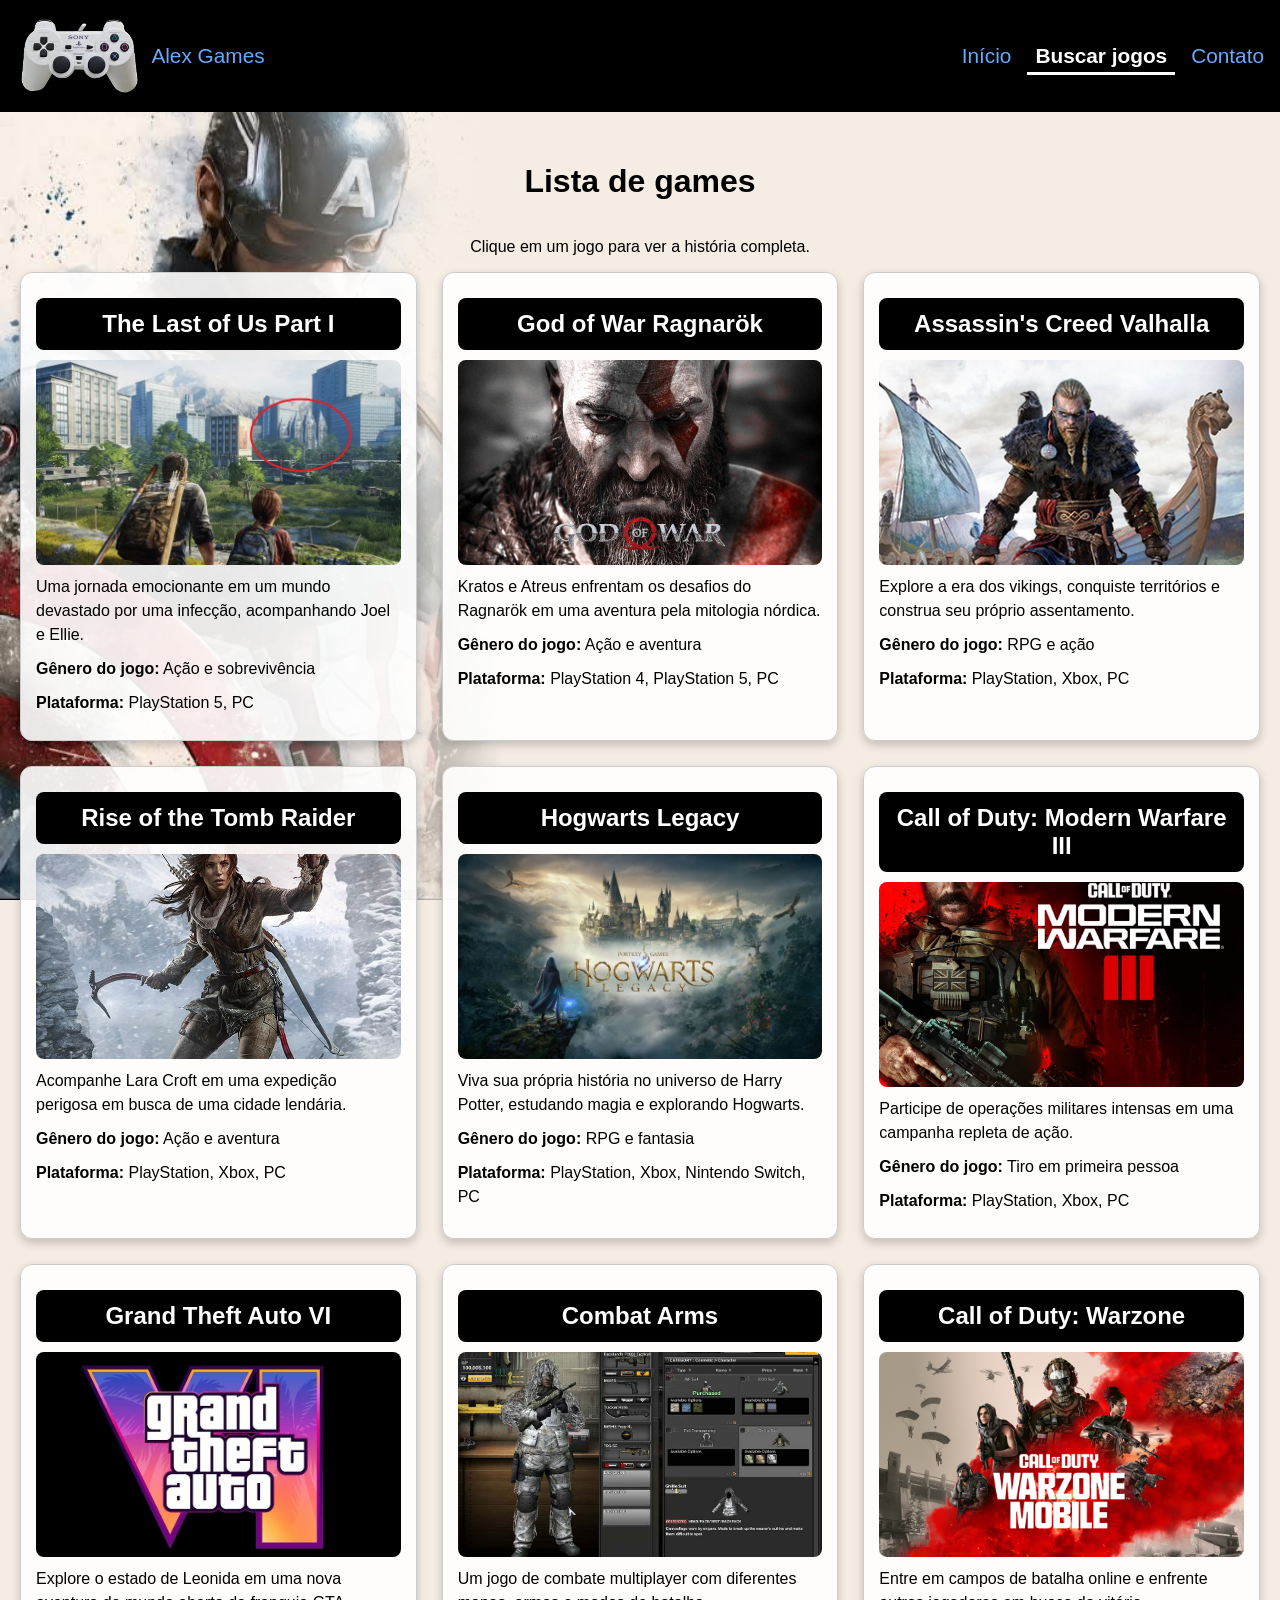
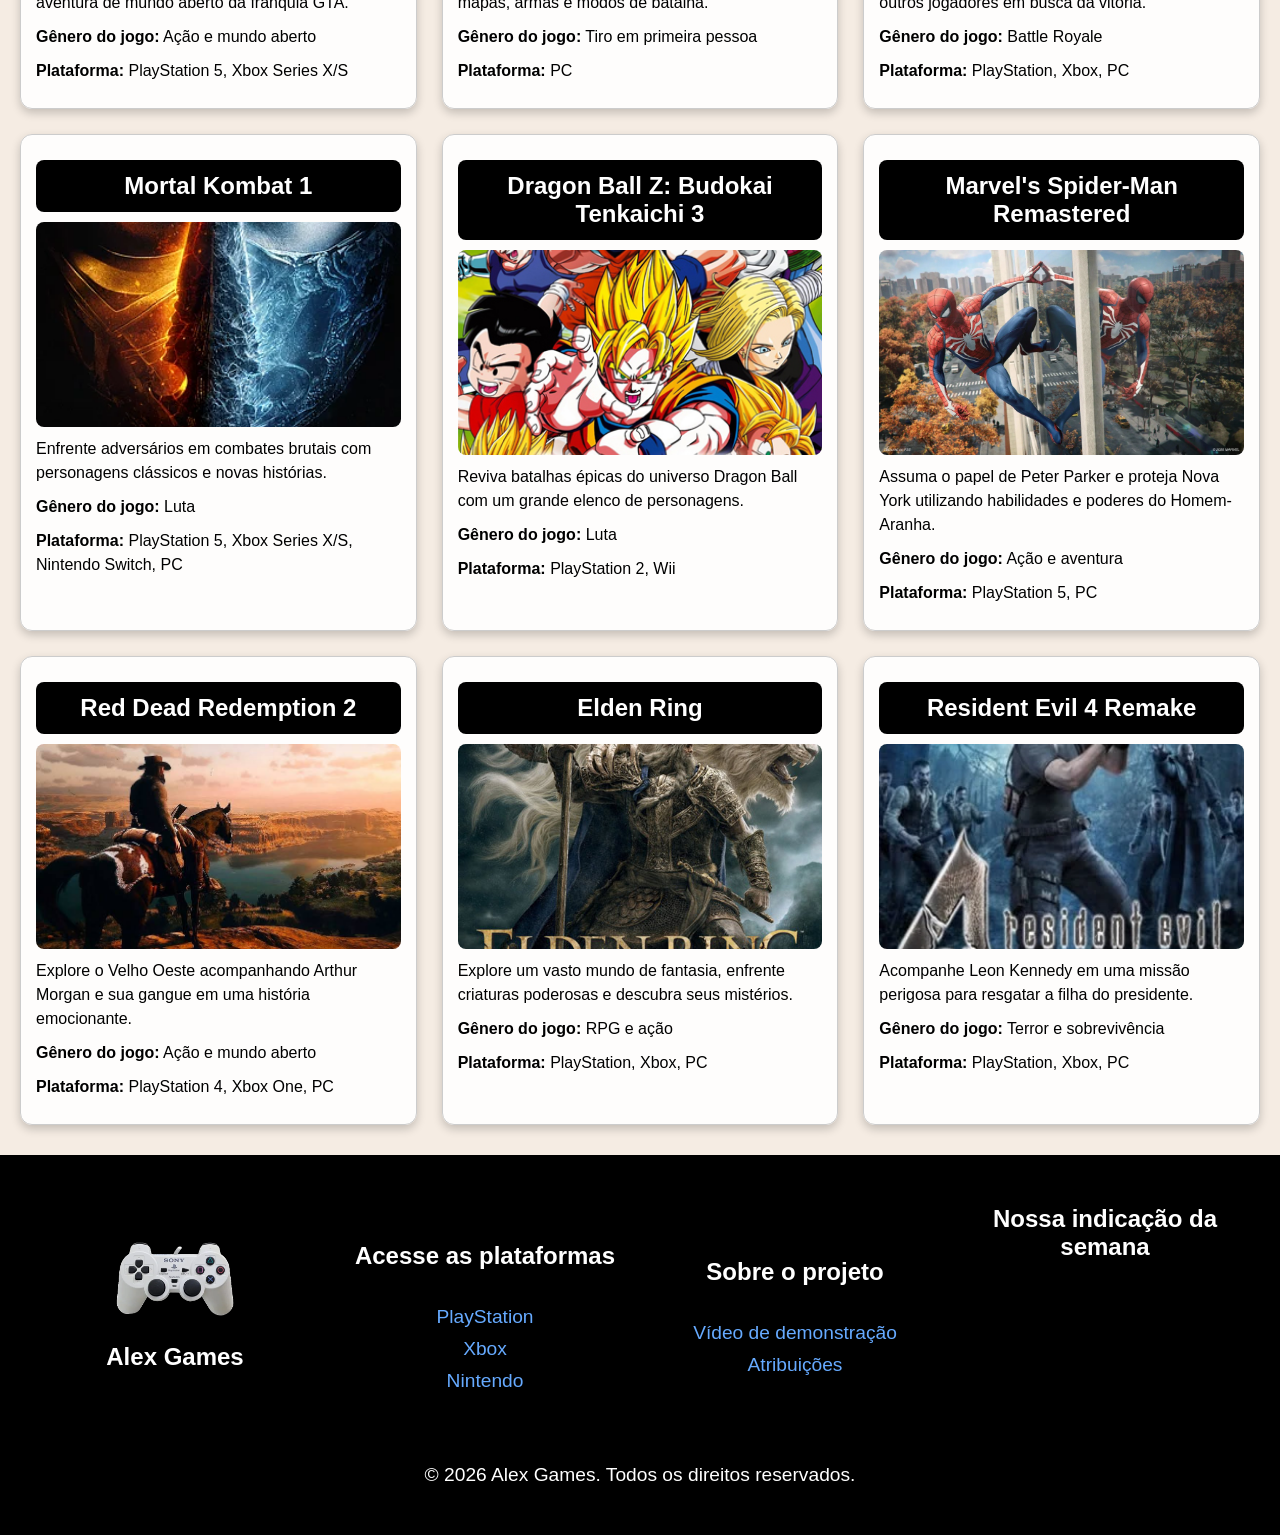
<file: Projeto Final/buscarJogo.html>
<!DOCTYPE html>
<html lang="pt-BR">
<head>
    <meta charset="UTF-8">
    <meta name="viewport" content="width=device-width, initial-scale=1.0">
    <meta name="description" content="Biblioteca com 15 jogos populares: veja gênero, plataformas e a história de cada um no Alex Games.">
    <meta name="author" content="Luiz Alex Umbelino">
    <meta property="og:type" content="website">
    <meta property="og:title" content="Biblioteca de jogos | Alex Games">
    <meta property="og:description" content="Conheça 15 jogos populares, com gênero, plataformas e história de cada um.">
    <meta property="og:image" content="https://alex-umbelino.github.io/Projeto-Final/Imagens/logoGames.png">
    <meta property="og:url" content="https://alex-umbelino.github.io/Projeto-Final/buscarJogo.html">
    <link rel="icon" href="Imagens/logoGames.png" type="image/png">
    <title>Biblioteca de jogos | Alex Games</title>
    <link rel="stylesheet" href="css/stylle.css">
    <script src="JS/script.js" type="module"></script>
</head>

<body class="paginaBuscarJogos">

    <header class="topo">
        <nav class="container">
            <a class="aTopo" href="index.html">
                <img class="imgLogo" src="Imagens/logoGames.png" alt="Logo Alex Games" width="80" height="80">
                <span>Alex Games</span>
            </a>

            <button class="btnMenu" aria-label="Abrir menu" aria-expanded="false">☰</button>

            <ul class="aTopo menu">
                <li><a href="index.html">Início</a></li>
                <li><a href="buscarJogo.html" aria-current="page">Buscar jogos</a></li>
                <li><a href="cadastro.html">Contato</a></li>
            </ul>
        </nav>
    </header>

    <main class="conteinerSection">

        <h1>Lista de games</h1>
        <p>Clique em um jogo para ver a história completa.</p>

        <section id="listaGames"></section>

    </main>

    <dialog id="dialogJogo" aria-labelledby="tituloDialog">
        <button id="fecharDialog" type="button" aria-label="Fechar detalhes">✕</button>
        <div id="conteudoDialog"></div>
    </dialog>

    <footer>
        <div class="footerPai">

            <div class="ajusteFooter">
                <a href="index.html">
                    <img class="imgLogo" src="Imagens/logoGames.png" alt="Logo Alex Games" width="80" height="80" loading="lazy">
                </a>
                <h2>Alex Games</h2>
            </div>

            <div class="ajusteFooter">
                <h2>Acesse as plataformas</h2>
                <ul>
                    <li><a target="_blank" rel="noopener noreferrer" href="https://store.playstation.com/pt-br/">PlayStation</a></li>
                    <li><a target="_blank" rel="noopener noreferrer" href="https://www.xbox.com/pt-br">Xbox</a></li>
                    <li><a target="_blank" rel="noopener noreferrer" href="https://www.nintendo.com/pt-br">Nintendo</a></li>
                </ul>
            </div>

            <div class="ajusteFooter">
                <h2>Sobre o projeto</h2>
                <ul>
                    <!-- TROQUE pelo link do seu vídeo de demonstração -->
                    <li><a target="_blank" rel="noopener noreferrer" href="https://youtu.be/SEU-VIDEO">Vídeo de demonstração</a></li>
                    <li><a href="atribuicoes.html">Atribuições</a></li>
                </ul>
            </div>

            <div class="ajusteFooter">
                <h2>Nossa indicação da semana</h2>
                <iframe src="https://www.youtube-nocookie.com/embed/yF29baX-IsA" title="Vídeo de indicação de jogo" loading="lazy" allowfullscreen></iframe>
            </div>

        </div>

        <p>&copy; 2026 Alex Games. Todos os direitos reservados.</p>
    </footer>

</body>
</html>
</file>
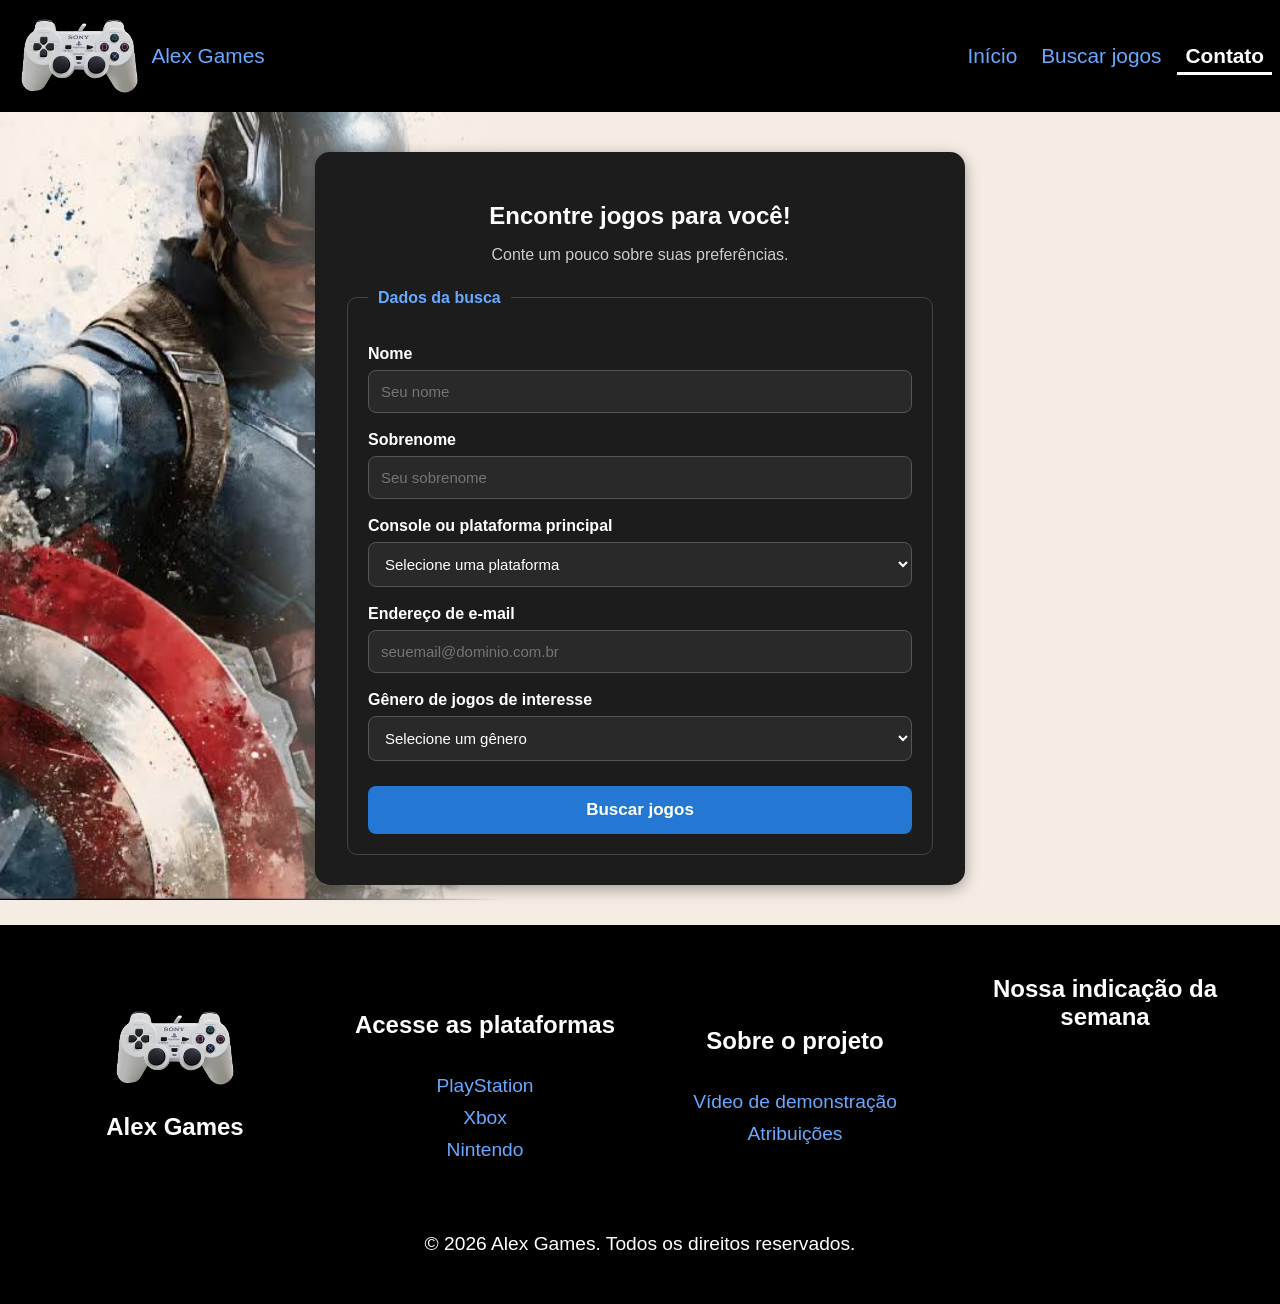
<file: Projeto Final/cadastro.html>
<!DOCTYPE html>
<html lang="pt-BR">
<head>
    <meta charset="UTF-8">
    <meta name="viewport" content="width=device-width, initial-scale=1.0">
    <meta name="description" content="Conte suas preferências de plataforma e gênero e receba recomendações de jogos personalizadas no Alex Games.">
    <meta name="author" content="Luiz Alex Umbelino">
    <meta property="og:type" content="website">
    <meta property="og:title" content="Encontre seu próximo jogo | Alex Games">
    <meta property="og:description" content="Escolha sua plataforma e seu gênero favoritos e descubra jogos recomendados para você.">
    <meta property="og:image" content="https://alex-umbelino.github.io/Projeto-Final/Imagens/logoGames.png">
    <meta property="og:url" content="https://alex-umbelino.github.io/Projeto-Final/cadastro.html">
    <link rel="icon" href="Imagens/logoGames.png" type="image/png">
    <title>Encontre seu jogo | Alex Games</title>
    <link rel="stylesheet" href="css/stylle.css">
    <script src="JS/script.js" type="module"></script>
</head>

<body>

    <header class="topo">
        <nav class="container">
            <a class="aTopo" href="index.html">
                <img class="imgLogo" src="Imagens/logoGames.png" alt="Logo Alex Games" width="80" height="80">
                <span>Alex Games</span>
            </a>

            <button class="btnMenu" aria-label="Abrir menu" aria-expanded="false">☰</button>

            <ul class="aTopo menu">
                <li><a href="index.html">Início</a></li>
                <li><a href="buscarJogo.html">Buscar jogos</a></li>
                <li><a href="cadastro.html" aria-current="page">Contato</a></li>
            </ul>
        </nav>
    </header>

    <main>
        <section class="formularioBusca">

            <h1>Encontre jogos para você!</h1>
            <p>Conte um pouco sobre suas preferências.</p>

            <!-- Mensagem exibida pelo JS quando há uma busca salva no localStorage -->
            <p id="mensagemRetorno" class="avisoEmail" hidden></p>

            <form id="formInscricao" action="resultado.html" method="get">

                <fieldset class="niveis">
                    <legend>Dados da busca</legend>

                    <label for="nome">Nome</label>
                    <input type="text" id="nome" name="nome" placeholder="Seu nome" autocomplete="given-name" required>

                    <label for="sobrenome">Sobrenome</label>
                    <input type="text" id="sobrenome" name="sobrenome" placeholder="Seu sobrenome" autocomplete="family-name" required>

                    <label for="plataforma">Console ou plataforma principal</label>
                    <select id="plataforma" name="plataforma" required>
                        <option value="" disabled selected>Selecione uma plataforma</option>
                        <option value="PC">PC</option>
                        <option value="PlayStation">PlayStation</option>
                        <option value="Xbox">Xbox</option>
                        <option value="Nintendo Switch">Nintendo Switch</option>
                    </select>

                    <label for="email">Endereço de e-mail</label>
                    <input type="email" id="email" name="email" placeholder="seuemail@dominio.com.br" autocomplete="email" required>

                    <label for="genero">Gênero de jogos de interesse</label>
                    <select id="genero" name="genero" required>
                        <option value="" disabled selected>Selecione um gênero</option>
                        <option value="Ação">Ação (todos)</option>
                        <option value="Ação e aventura">Ação e aventura</option>
                        <option value="Ação e sobrevivência">Ação e sobrevivência</option>
                        <option value="Ação e mundo aberto">Ação e mundo aberto</option>
                        <option value="RPG e ação">RPG e ação</option>
                        <option value="RPG e fantasia">RPG e fantasia</option>
                        <option value="Tiro em primeira pessoa">Tiro em primeira pessoa</option>
                        <option value="Battle Royale">Battle Royale</option>
                        <option value="Luta">Luta</option>
                        <option value="Terror e sobrevivência">Terror e sobrevivência</option>
                    </select>

                    <button id="botaobuscar" type="submit">Buscar jogos</button>
                </fieldset>

            </form>
        </section>
    </main>

    <footer>
        <div class="footerPai">

            <div class="ajusteFooter">
                <a href="index.html">
                    <img class="imgLogo" src="Imagens/logoGames.png" alt="Logo Alex Games" width="80" height="80" loading="lazy">
                </a>
                <h2>Alex Games</h2>
            </div>

            <div class="ajusteFooter">
                <h2>Acesse as plataformas</h2>
                <ul>
                    <li><a target="_blank" rel="noopener noreferrer" href="https://store.playstation.com/pt-br/">PlayStation</a></li>
                    <li><a target="_blank" rel="noopener noreferrer" href="https://www.xbox.com/pt-br">Xbox</a></li>
                    <li><a target="_blank" rel="noopener noreferrer" href="https://www.nintendo.com/pt-br">Nintendo</a></li>
                </ul>
            </div>

            <div class="ajusteFooter">
                <h2>Sobre o projeto</h2>
                <ul>
                    <!-- TROQUE pelo link do seu vídeo de demonstração -->
                    <li><a target="_blank" rel="noopener noreferrer" href="https://youtu.be/SEU-VIDEO">Vídeo de demonstração</a></li>
                    <li><a href="atribuicoes.html">Atribuições</a></li>
                </ul>
            </div>

            <div class="ajusteFooter">
                <h2>Nossa indicação da semana</h2>
               <iframe src="https://www.youtube-nocookie.com/embed/yF29baX-IsA" title="Vídeo de indicação de jogo" loading="lazy" allowfullscreen></iframe>
            </div>

        </div>

        <p>&copy; 2026 Alex Games. Todos os direitos reservados.</p>
    </footer>

</body>
</html>
</file>
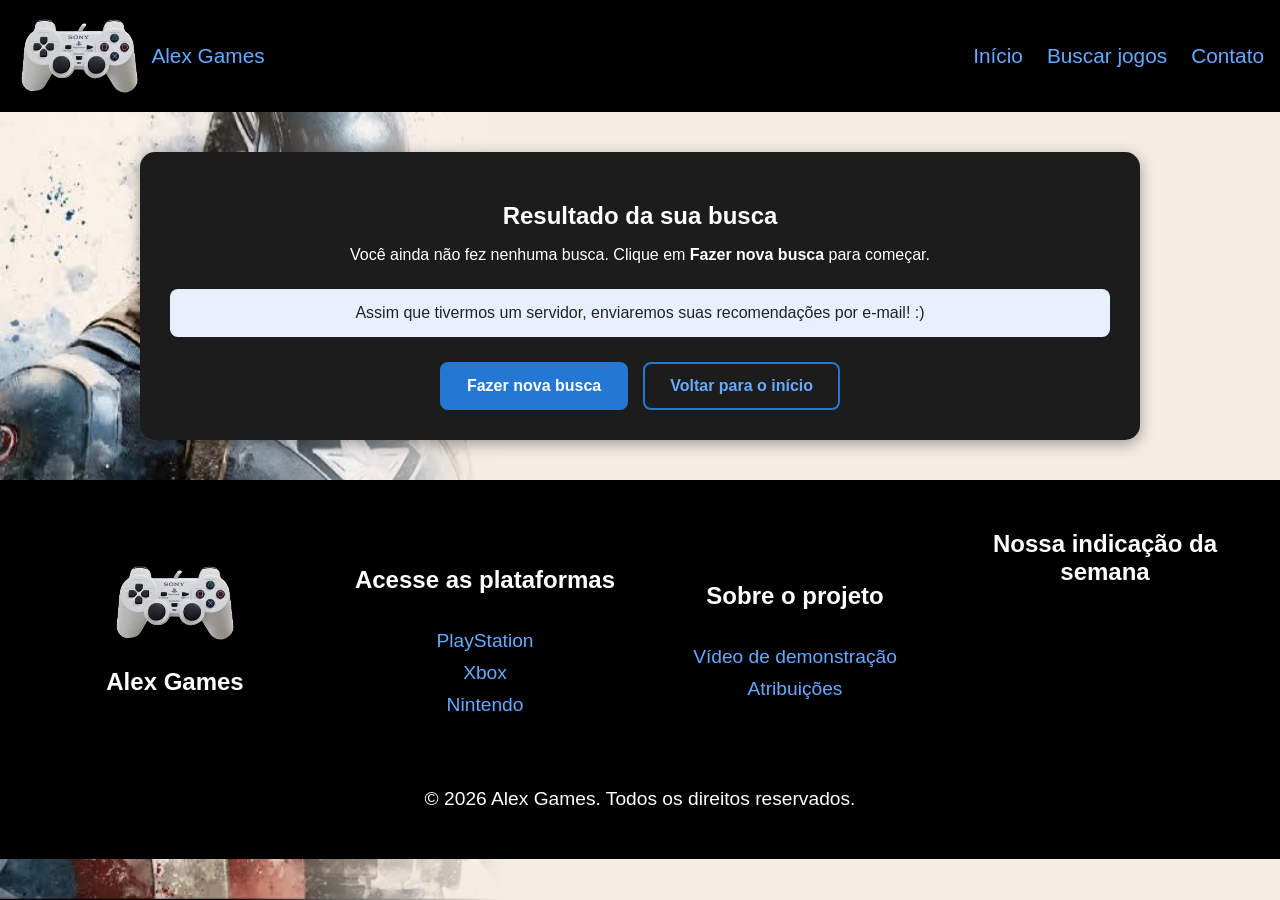
<file: Projeto Final/resultado.html>
<!DOCTYPE html>
<html lang="pt-BR">
<head>
    <meta charset="UTF-8">
    <meta name="viewport" content="width=device-width, initial-scale=1.0">
    <meta name="description" content="Veja os jogos recomendados pelo Alex Games de acordo com a plataforma e o gênero que você escolheu.">
    <meta name="author" content="Luiz Alex Umbelino">
    <meta property="og:type" content="website">
    <meta property="og:title" content="Suas recomendações | Alex Games">
    <meta property="og:description" content="Jogos recomendados de acordo com a sua plataforma e o seu gênero favoritos.">
    <meta property="og:image" content="https://alex-umbelino.github.io/Projeto-Final/Imagens/logoGames.png">
    <meta property="og:url" content="https://alex-umbelino.github.io/Projeto-Final/resultado.html">
    <link rel="icon" href="Imagens/logoGames.png" type="image/png">
    <title>Suas recomendações | Alex Games</title>
    <link rel="stylesheet" href="css/stylle.css">
    <script src="JS/script.js" type="module"></script>
</head>

<body>

    <header class="topo">
        <nav class="container">
            <a class="aTopo" href="index.html">
                <img class="imgLogo" src="Imagens/logoGames.png" alt="Logo Alex Games" width="80" height="80">
                <span>Alex Games</span>
            </a>

            <button class="btnMenu" aria-label="Abrir menu" aria-expanded="false">☰</button>

            <ul class="aTopo menu">
                <li><a href="index.html">Início</a></li>
                <li><a href="buscarJogo.html">Buscar jogos</a></li>
                <li><a href="cadastro.html">Contato</a></li>
            </ul>
        </nav>
    </header>

    <main>
        <section class="resultadoPesquisa">

            <h1>Resultado da sua busca</h1>

            <!-- O JS (resultado.js) preenche esta área com os dados do localStorage -->
            <div id="areaResultado" aria-live="polite">
                <p>Carregando suas recomendações...</p>
            </div>

            <p class="avisoEmail">Assim que tivermos um servidor, enviaremos suas recomendações por e-mail! :)</p>

            <div class="botoesResultado">
                <a href="cadastro.html" class="botao">Fazer nova busca</a>
                <a href="index.html" class="botao botaoSecundario">Voltar para o início</a>
            </div>

        </section>
    </main>

    <footer>
        <div class="footerPai">

            <div class="ajusteFooter">
                <a href="index.html">
                    <img class="imgLogo" src="Imagens/logoGames.png" alt="Logo Alex Games" width="80" height="80" loading="lazy">
                </a>
                <h2>Alex Games</h2>
            </div>

            <div class="ajusteFooter">
                <h2>Acesse as plataformas</h2>
                <ul>
                    <li><a target="_blank" rel="noopener noreferrer" href="https://store.playstation.com/pt-br/">PlayStation</a></li>
                    <li><a target="_blank" rel="noopener noreferrer" href="https://www.xbox.com/pt-br">Xbox</a></li>
                    <li><a target="_blank" rel="noopener noreferrer" href="https://www.nintendo.com/pt-br">Nintendo</a></li>
                </ul>
            </div>

            <div class="ajusteFooter">
                <h2>Sobre o projeto</h2>
                <ul>
                    <!-- TROQUE pelo link do seu vídeo de demonstração -->
                    <li><a target="_blank" rel="noopener noreferrer" href="https://youtu.be/SEU-VIDEO">Vídeo de demonstração</a></li>
                    <li><a href="atribuicoes.html">Atribuições</a></li>
                </ul>
            </div>

            <div class="ajusteFooter">
                <h2>Nossa indicação da semana</h2>
                <iframe src="https://www.youtube-nocookie.com/embed/yF29baX-IsA" title="Vídeo de indicação de jogo" loading="lazy" allowfullscreen></iframe>
            </div>

        </div>

        <p>&copy; 2026 Alex Games. Todos os direitos reservados.</p>
    </footer>

</body>
</html>
</file>
<file: camara/estilos/telas-grandes.css>
:root {
    --branco: #ffffff;
    --preto: #000000;
    --cinza-hover: #555555;
    --sombra: #0000001a;
    --sombra-forte: #0000002e;

    --cor-principal: #000000;
    --cor-secundaria: #222222;
    --cor-texto: #333333;
    --cor-fundo: #f5f5f5;
    --cor-borda: #dddddd;
    --cor-borda-botao: #333333;
    --cor-link: #0756a8;
    --cor-hover: #0756a8;
    --cor-card: #ffffff;
    --cor-titulo: #222222;
    --cor-fundo-cabecalho: #f2f2f2;
    --cor-linha: #f2f2f2;
    --cor-destaque-escuro: #8ab4f8; /* azul claro para fundos escuros */
    --cor-selecionado: #0756a815;   /* fundo da opção de nível marcada */
}

* {
    box-sizing: border-box;
}

body {
    margin: 0;
    font-family: 'Poppins', sans-serif;
    color: var(--cor-texto);
    background-color: var(--cor-fundo);
      display: flex;
    flex-direction: column;
    min-height: 100dvh; 
}

main {
    flex: 1;            
    width: 100%;        
    max-width: 1200px;
    margin: 0 auto;
    padding: 0 20px;
}

/* ===== Cabeçalho ===== */

body > header {
    display: flex;
    flex-wrap: wrap;
    justify-content: space-between;
    align-items: center;
    gap: 10px;
    padding: 10px 30px;
    color: var(--branco);
    background-color: var(--cor-principal);
}

.identidade {
    display: flex;
    align-items: center;
    gap: 12px;
}

.identidade img {
    width: auto;
    height: 70px;
}

.titulo p {
    margin: 0;
}

.titulo .nome-site {
    font-size: 2em;
    font-weight: 700;
    line-height: 1.2;
}

nav ul {
    display: flex;
    flex-wrap: wrap;
    justify-content: flex-end;
    align-items: center;
    list-style: none;
    margin: 0;
    padding: 0;
    background-color: var(--cor-principal);
}

nav ul li a {
    display: block;
    padding: 14px 16px;
    color: var(--branco);
    text-align: center;
    text-decoration: none;
    font-size: 20px;
    border-bottom: 3px solid #0000;
    transition: color 0.3s, border-color 0.3s;
}

nav ul li a:hover {
    color: var(--cor-destaque-escuro);
}

/* Wayfinding: mostra a página atual */
nav ul li a[aria-current="page"] {
    font-weight: 700;
    border-bottom-color: var(--cor-destaque-escuro);
}

#menu-button {
    display: none;
}

#temaBotao {
    padding: 14px 16px;
    background: none;
    border: none;
    color: var(--branco);
    font-size: 25px;
    cursor: pointer;
}

/* ===== Tema escuro ===== */

body.dark {
    --cor-principal: #222222;
    --cor-secundaria: #333333;
    --cor-texto: #f1f1f1;
    --cor-fundo: #121212;
    --cor-borda: #444444;
    --cor-borda-botao: #777777;
    --cor-link: #8ab4f8;
    --cor-hover: #a8c7fa;
    --cor-card: #252525;
    --cor-titulo: #ffffff;
    --cor-fundo-cabecalho: #252525;
    --cor-linha: #333333;
    --cor-selecionado: #8ab4f826;
}

/* ===== Página inicial ===== */

.container {
    display: flex;
    gap: 15px;
    position: relative;
    min-width: 0;
}

#imgSP {
    display: block;
    width: 100%;
    max-height: 400px;
    object-fit: cover;
}

#botaoT {
    position: absolute;
    bottom: 5%;
    right: 5%;
    padding: 10px 20px;
    background-color: var(--branco);
    border: 2px solid var(--cinza-hover);
    border-radius: 10px;
    color: var(--preto);
    text-decoration: none;
    font-size: 16px;
    transition: 0.4s;
}

#botaoT:hover {
    background-color: var(--cinza-hover);
    color: var(--branco);
}

/* Cards (eventos, clima e empresas) */
.eventos,
.clima,
.empresas {
    min-width: 0;
    margin: 5px;
    padding: 18px;
    background-color: var(--cor-card);
    border: 1px solid var(--cor-borda);
    border-radius: 10px;
    box-shadow: 0 3px 10px var(--sombra);
    transition: transform 0.3s, box-shadow 0.3s;
}

.eventos:hover,
.clima:hover,
.empresas:hover {
    transform: translateY(-5px);
    box-shadow: 0 7px 18px var(--sombra-forte);
}

.eventos {
    flex: 3;
}

.clima {
    flex: 2;
}

.eventos img {
    display: block;
    max-width: 100%;
    height: auto;
    border-radius: 6px;
}

.eventos h2,
.clima h2 {
    margin: 0 0 15px;
    padding: 10px;
    background-color: var(--cor-secundaria);
    color: var(--branco);
    text-align: center;
    font-size: 21px;
    border-radius: 8px;
}

.informarOClima {
    display: flex;
    align-items: center;
    justify-content: space-around;
    padding: 15px;
}

#iconeDoClima {
    flex: 1;
    font-size: 45px;
    text-align: center;
}

#dadosDoClima {
    flex: 2;
}

#dadosDoClima h3 {
    margin: 0;
    font-size: 25px;
}

#dadosDoClima p {
    margin: 5px 0;
}

#descricaoClima {
    display: block;
}

.previsaoClima {
    text-align: center;
}

/* ===== Empresas ===== */

.secaoEmpresas {
    margin: 10px 0;
}

.tituloEmpresas {
    margin: 20px 0;
    text-align: center;
    color: var(--cor-titulo);
}

.empresas h2,
.empresas h3 {
    margin: 0;
    padding: 5px;
    color: var(--cor-titulo);
    text-align: center;
    font-size: 21px;
}

.empresas > p {
    margin: 5px 0 15px;
    text-align: center;
    font-size: 14px;
}

.separadorEmpresa {
    max-width: 300px;
    height: 1px;
    margin: 10px auto;
    background-color: var(--cor-borda);
}

.empresas > div:last-child {
    display: flex;
    align-items: center;
    justify-content: center;
    gap: 12px;
    padding-top: 15px;
}

.empresas .imgEmpresas {
    flex: 0 0 75px;
    width: 75px;
    height: 75px;
    object-fit: contain;
}

.empresas .textosEmpresa {
    display: flex;
    flex: 1;
    flex-direction: column;
    min-width: 0;
    gap: 8px;
}

.empresas .textosEmpresa p {
    margin: 0;
    font-size: 14px;
    overflow-wrap: anywhere;
}

/* Links das empresas (início e diretório) */
.empresas .textosEmpresa a,
.tabelaEmpresas a {
    color: var(--cor-link);
    text-decoration: none;
}

.empresas .textosEmpresa a:hover,
.tabelaEmpresas a:hover {
    color: var(--cor-hover);
    text-decoration: underline;
}

/* ===== Diretório ===== */

.cabecalhoDiretorio {
    margin: 20px 0;
    padding: 30px 15px;
    background-color: var(--cor-fundo-cabecalho);
    color: var(--cor-titulo);
    text-align: center;
    border-radius: 10px;
}

.cabecalhoDiretorio h1 {
    margin: 0 0 10px;
    font-size: 30px;
}

.cabecalhoDiretorio p {
    margin: 0;
    color: var(--cor-texto);
}

.container.modoGrid {
    display: grid;
    grid-template-columns: repeat(auto-fill, minmax(280px, 1fr));
    gap: 20px;
    margin-bottom: 30px;
}

#listaEmpresas.modoGrid {
    min-height: 820px;
}

.container.modoLista {
    display: block;
    overflow-x: auto;
    margin-bottom: 30px;
}

.tabelaEmpresas {
    width: 100%;
    border-collapse: collapse;
    background-color: var(--cor-card);
}

.tabelaEmpresas th,
.tabelaEmpresas td {
    padding: 14px;
    border: 1px solid var(--cor-borda);
    text-align: left;
}

.tabelaEmpresas th {
    background-color: var(--cor-secundaria);
    color: var(--branco);
}

.tabelaEmpresas tr:nth-child(even) {
    background-color: var(--cor-linha);
}

.opcoesDiretorio {
    display: flex;
    justify-content: center;
    gap: 10px;
    margin: 20px 0;
}

.visualizacao {
    padding: 10px 20px;
    border: 1px solid var(--cor-borda-botao);
    border-radius: 6px;
    background-color: var(--cor-card);
    color: var(--cor-texto);
    cursor: pointer;
    font-family: inherit;
    font-size: 16px;
}

.visualizacao.ativa {
    background-color: var(--cor-secundaria);
    color: var(--branco);
}

.visualizacao:hover {
    background-color: var(--cinza-hover);
    color: var(--branco);
}

/* ===== Rodapé ===== */

footer {
    min-height: 300px;
    background-color: var(--preto);
    color: var(--branco);
   
}

#ajusteRodape {
    display: flex;
    justify-content: space-between;
    align-items: center;
    gap: 15px;
    max-width: 1200px;
    margin: 0 auto;
    padding: 20px;
}

.rodape {
    flex: 1;
}

.tituloSociais {
    text-align: center;
}

.sociais {
    display: flex;
    justify-content: center;
    align-items: center;
    gap: 15px;
    font-size: 30px;
}

.sociais a {
    display: inline-block;
    color: var(--branco);
    text-decoration: none;
    transition: transform 0.3s, color 0.3s;
}

.sociais a:hover {
    color: var(--cor-destaque-escuro);
    transform: scale(1.5);
}

.creditos {
    margin-bottom: 0;
}

/* ===== Associar-se ===== */

/* Layout: formulário à esquerda, cards à direita */
#ajusteAssociacao {
    display: flex;
    justify-content: space-between;
    align-items: flex-start;
    gap: 20px;
    padding-bottom: 30px;
}

#ajusteAssociacao section {
    flex: 1;
}

/* Títulos das duas colunas alinhados */
#ajusteAssociacao h1,
#ajusteAssociacao h2 {
    margin: 20px 0 0;
    font-size: 1.5em;
    color: var(--cor-titulo);
}

/* Caixa do formulário (só o fieldset principal) */
form > fieldset {
    margin: 20px 0 0;
    padding: 20px;
    background-color: var(--cor-card);
    border: 1px solid var(--cor-borda);
    border-radius: 12px;
    box-shadow: 0 4px 10px var(--sombra-forte);
}

form > fieldset legend {
    padding: 0 5px;
    font-weight: 700;
    color: var(--cor-titulo);
}

/* Rótulos dos campos de texto */
form > fieldset > label {
    display: block;
    margin-top: 12px;
    margin-bottom: 4px;
}

/* Campos */
input[type="text"],
input[type="tel"],
input[type="email"],
textarea {
    display: block;
    width: 100%;
    max-width: 420px;
    padding: 10px 12px;
    background-color: var(--cor-card);
    color: var(--cor-texto);
    border: 1px solid var(--cor-borda);
    border-radius: 10px;
    font-family: inherit;
    font-size: 15px;
    transition: border-color 0.3s ease, box-shadow 0.3s ease;
}

textarea {
    min-height: 100px;
    resize: vertical;
}

input::placeholder,
textarea::placeholder {
    color: var(--cor-texto);
    opacity: 0.8; /* 0.6 reprovava no contraste AA */
}

input:focus,
textarea:focus {
    outline: none;
    border-color: var(--cor-link);
    box-shadow: 0 0 0 3px var(--cor-selecionado);
}

/* Níveis de associação (radios em formato de pílula) */
.radioAjuste {
    min-width: 0;
    margin: 12px 0 4px;
    padding: 0;
    border: none;
}

/* "Nível de associação" com o mesmo visual dos outros rótulos */
.radioAjuste legend {
    margin-bottom: 6px;
    padding: 0;
    font-weight: 400;
    color: var(--cor-texto);
}

.radioAjuste label {
    display: inline-flex;
    align-items: center;
    gap: 6px;
    margin: 0 8px 8px 0;
    padding: 6px 14px;
    border: 1px solid var(--cor-borda);
    border-radius: 999px;
    cursor: pointer;
    transition: border-color 0.3s ease, background-color 0.3s ease;
}

.radioAjuste label:hover {
    border-color: var(--cor-link);
}

.radioAjuste label:has(input:checked) {
    border-color: var(--cor-link);
    background-color: var(--cor-selecionado);
    font-weight: 700;
}

.radioAjuste input {
    margin: 0;
    accent-color: var(--cor-link);
}

/* Botão de envio */
#botaoInscreverSe {
    display: block;
    margin: 20px auto 0;
    padding: 10px 24px;
    background-color: var(--cor-card);
    color: var(--cor-texto);
    border: 1px solid var(--cor-borda-botao);
    border-radius: 10px;
    font-family: inherit;
    font-size: 16px;
    cursor: pointer;
    transition: transform 0.3s ease, background-color 0.3s ease, color 0.3s ease;
}

#botaoInscreverSe:hover {
    transform: scale(1.1);
    background-color: #2dfc2d;
    color: var(--preto);
}

/* Cards dos níveis */
.cartoes {
    flex: 1;
    display: grid;
    grid-template-columns: 1fr;
    align-content: start;
    gap: 20px;
}

.cartoes h2 {
    grid-column: 1 / -1;
}

.card {
    padding: 15px;
    background-color: var(--cor-card);
    border: 1px solid var(--cor-borda);
    border-radius: 12px;
    box-shadow: 0 8px 20px var(--sombra-forte);
    animation: aparece 0.9s ease both; /* animação ao carregar a página */
}

/* os cards aparecem um depois do outro */
.card:nth-of-type(2) { animation-delay: 0.15s; }
.card:nth-of-type(3) { animation-delay: 0.3s; }
.card:nth-of-type(4) { animation-delay: 0.45s; }

.card h3 {
    margin-top: 0;
    color: var(--cor-titulo);
}

@keyframes aparece {
    from {
        opacity: 0;
        transform: translateY(40px);
    }
    to {
        opacity: 1;
        transform: translateY(0);
    }
}

/* Botão "Analisar" dos cards */
.analisar {
    padding: 0;
    background: none;
    border: none;
    color: var(--cor-link);
    font-family: inherit;
    font-size: 16px;
    cursor: pointer;
}

.analisar:hover {
    color: var(--cor-hover);
    text-decoration: underline;
}

/* Modais */
dialog {
    position: fixed;
    width: 90%;
    max-width: 450px;
    padding: 25px;
    background-color: var(--cor-card);
    color: var(--cor-texto);
    border: 1px solid var(--cor-borda);
    border-radius: 12px;
    box-shadow: 0 10px 30px #0000004d;
}

dialog h2 {
    margin-top: 0;
    color: var(--cor-titulo);
}

dialog::backdrop {
    background-color: #00000099;
}

/* Botão "x" no canto do modal */
.botaoFechar {
    position: absolute;
    top: 10px;
    right: 12px;
    width: 34px;
    height: 34px;
    background: none;
    color: var(--cor-texto);
    border: 1px solid var(--cor-borda);
    border-radius: 50%;
    font-family: inherit;
    font-size: 18px;
    line-height: 1;
    cursor: pointer;
    transition: background-color 0.3s ease, color 0.3s ease;
}

.botaoFechar:hover {
    background-color: var(--cor-secundaria);
    color: var(--branco);
}

/* ===== Agradecimento ===== */

#mainAgradecimento {
    display: flex;
    justify-content: center;
    padding-top: 30px;
    
   padding-bottom: 30px;
    
}

#agradecimento {
    
    width: 100%;
    max-width: 600px;
    padding: 30px;
    background-color: var(--cor-card);
    border: 1px solid var(--cor-borda);
    border-radius: 12px;
    box-shadow: 0 8px 20px var(--sombra-forte);
    animation: aparece 0.9s ease both;
}

#agradecimento h1 {
    margin: 0 0 5px;
    color: var(--cor-titulo);
    text-align: center;
}

#agradecimento h2 {
    margin: 0 0 20px;
    color: var(--cor-titulo);
    text-align: center;
    font-size: 20px;
}

#agradecimento p {
    margin: 0;
    padding: 10px 0;
    border-bottom: 1px solid var(--cor-borda);
    overflow-wrap: anywhere;
}

#agradecimento p:last-child {
    border-bottom: none;
}
</file>
<file: camara/estilos/telas-pequenas.css>
@media screen and (max-width: 640px) {

    body > header {
        position: relative;
        padding: 10px 15px;
    }

    .identidade img {
        height: 50px;
    }

    .titulo .nome-site {
        font-size: 1.4em;
    }

    #menu-button {
        display: block;
        padding: 8px 12px;
        background: none;
        border: none;
        color: var(--branco);
        font-size: 30px;
        cursor: pointer;
    }

    nav ul {
        display: none;
        position: absolute;
        top: 100%;
        left: 0;
        right: 0;
        z-index: 10;
        flex-direction: column;
        align-items: stretch;
    }

    nav ul.open {
        display: flex;
    }

    nav ul li {
        width: 100%;
        text-align: center;
    }

    #temaBotao {
        display: flex;
        align-items: center;
        justify-content: center;
        width: 100%;
        border-bottom: 3px solid #0000;
        font-family: inherit;
        line-height: 30px;
    }

    main {
        padding: 0 12px;
    }

    .container {
        flex-direction: column;
    }

    .eventos,
    .clima,
    .empresas {
        margin: 5px 0;
    }

    #ajusteAssociacao {
        flex-direction: column;
        align-items: stretch;
        padding: 0 12px 20px;
    }

    #ajusteAssociacao > *,
    fieldset {
        min-width: 0;
        min-inline-size: 0;
    }

    #ajusteAssociacao h1,
    #ajusteAssociacao h2 {
        font-size: 22px;
        text-align: center;
    }

    input[type="text"],
    input[type="tel"],
    input[type="email"],
    textarea {
        font-size: 16px;
    }

    .radioAjuste {
        display: grid;
        grid-template-columns: 1fr 1fr;
        gap: 8px;
    }

    .radioAjuste label {
        justify-content: center;
        margin: 0;
        padding: 10px;
    }

    #botaoInscreverSe {
        width: 100%;
        padding: 14px;
    }

    #botaoInscreverSe:hover {
        transform: none;
    }

    .analisar {
        padding: 8px 0;
    }

    dialog h2 {
        padding-right: 40px;
    }

    #agradecimento {
        padding: 20px 15px;
    }

    #agradecimento h1 {
        font-size: 24px;
    }

    #ajusteRodape {
        flex-direction: column;
        align-items: stretch;
        gap: 10px;
        text-align: center;
    }

    .rodape p {
        overflow-wrap: anywhere;
    }
}
</file>
<file: Projeto Final/css/stylle.css>
/* GERAL */

* {
    box-sizing: border-box;
}

body {
    margin: 0;
    padding: 0;
    min-height: 100vh;
    font-family: "Segoe UI", Arial, sans-serif;
    background-color: #f5ece3;
    background-image:
        linear-gradient(to right, transparent 25vh, #f5ece3 56vh),
        url("../Imagens/capitaoClaro.jpg");
    background-repeat: no-repeat;
    background-size: auto 100vh, auto 100vh;
    background-position: left top, left top;
    background-attachment: fixed;
}


/* TOPO */

.topo {
    background-color: black;
}

.container {
    display: flex;
    flex-wrap: wrap;
    justify-content: space-between;
    align-items: center;
    gap: 8px;
    padding: 8px;
}

.aTopo {
    display: flex;
    justify-content: center;
    align-items: center;
    gap: 8px;
    color: white;
}

.topo ul {
    list-style-type: none;
    display: flex;
    flex-wrap: wrap;
    align-items: center;
    justify-content: center;
    margin: 0;
    padding: 0;
}

.topo a {
    text-decoration: none;
    color: #66aaff;
    font-size: 1.3rem;
    padding: 8px;
    white-space: nowrap;
}

.topo li a:hover {
    text-decoration: underline;
    color: red;
}

.aTopo a[aria-current="page"] {
    color: white;
    font-weight: bold;
    border-bottom: 3px solid white;
    padding-bottom: 5px;
}

.imgLogo {
    height: 80px;
    width: auto;
}

.btnMenu {
    display: none;
}


/* PÁGINA INICIAL */

.paginaInicio .conteinerSection {
    display: flex;
    flex-direction: column;
    align-items: center;
    justify-content: center;
    text-align: center;
    padding: 0 12px;
}

.paginaInicio section {
    display: flex;
    justify-content: center;
    width: 100%;
}

.paginaInicio section div {
    width: 100%;
    max-width: 800px;
    height: auto;
    margin-bottom: 20px;
    padding-bottom: 20px;
    border: 1px solid #ccc;
    border-radius: 12px;
    background-color: rgba(255, 255, 255, 0.75);
}

.paginaInicio section img {
    height: 300px;
    width: 80%;
    object-fit: cover;
    object-position: center;
    border-radius: 12px;
    box-shadow: 0 4px 10px rgba(0, 0, 0, 0.4);
    transition: transform 0.3s ease;
}

.paginaInicio section img:hover {
    transform: scale(1.05);
}

.paginaInicio section h2 {
    background-color: black;
    border-radius: 12px;
    padding: 10px;
    color: white;
    margin: 20px 35px;
}

.paginaInicio section p {
    font-size: 1rem;
    text-align: center;
    max-width: 80%;
    margin: 15px auto;
}


/* PÁGINA BUSCAR JOGOS */

.paginaBuscarJogos .conteinerSection {
    display: flex;
    flex-direction: column;
    align-items: center;
    padding: 30px 20px;
    text-align: center;
}

.paginaBuscarJogos #listaGames {
    display: grid;
    grid-template-columns: repeat(3, 1fr);
    gap: 25px;
    width: 100%;
    max-width: 1300px;
}

.paginaBuscarJogos .cardJogo {
    background-color: rgba(255, 255, 255, 0.90);
    color: black;
    border: 1px solid #ccc;
    border-radius: 12px;
    padding: 15px;
    box-shadow: 0 4px 10px rgba(0, 0, 0, 0.2);
    text-align: center;
    cursor: pointer;
    transition: transform 0.3s ease;
}

.paginaBuscarJogos .cardJogo:hover,
.paginaBuscarJogos .cardJogo:focus-visible {
    transform: translateY(-5px);
}

.paginaBuscarJogos .cardJogo:focus-visible {
    outline: 3px solid #2478d4;
}

.paginaBuscarJogos .cardJogo img {
    display: block;
    width: 100%;
    height: auto;
    aspect-ratio: 16 / 9;
    object-fit: cover;
    object-position: center;
    border-radius: 8px;
}

.paginaBuscarJogos .cardJogo h2 {
    background-color: black;
    color: white;
    border-radius: 8px;
    padding: 12px;
    margin: 10px 0;
}

.paginaBuscarJogos .cardJogo p {
    font-size: 1rem;
    line-height: 1.5;
    text-align: left;
    margin: 10px 0;
}


/* MODAL */

#dialogJogo {
    width: 85%;
    max-width: 900px;
    max-height: 90vh;
    overflow-y: auto;
    border: none;
    border-radius: 18px;
    padding: 25px;
    scrollbar-gutter: stable;
    clip-path: inset(0 round 18px);
    background-color: white;
    color: black;
    text-align: center;
    font-size: 1.5rem;
}

#dialogJogo::backdrop {
    background-color: rgba(0, 0, 0, 0.8);
}

#dialogJogo h2 {
    background-color: black;
    color: white;
    border-radius: 12px;
    padding: 7px;
}

#conteudoDialog img {
    display: block;
    width: 100%;
    max-height: 65vh;
    object-fit: contain;
    margin: 15px auto;
}

#fecharDialog {
    float: right;
    padding: 4px 12px;
    border: 2px solid black;
    border-radius: 6px;
    background-color: white;
    font-size: 1.2rem;
    cursor: pointer;
}


/* FORMULÁRIO */

.formularioBusca {
    max-width: 650px;
    width: 90%;
    margin: 40px auto;
    padding: 30px;
    background-color: #1c1c1c;
    color: white;
    border-radius: 15px;
    box-shadow: 0 4px 15px rgba(0, 0, 0, 0.35);
}

.formularioBusca h1 {
    text-align: center;
    margin-bottom: 10px;
}

.formularioBusca > p {
    text-align: center;
    color: #cccccc;
    margin-bottom: 25px;
}

.niveis {
    border: 1px solid #444;
    border-radius: 10px;
    padding: 20px;
}

.niveis legend {
    padding: 0 10px;
    font-weight: bold;
    color: #66aaff;
}

.niveis label {
    display: block;
    margin: 18px 0 7px;
    font-weight: bold;
}

.niveis input,
.niveis select {
    width: 100%;
    padding: 12px;
    border: 1px solid #555;
    border-radius: 8px;
    background-color: #292929;
    color: white;
    font-size: 15px;
    outline: none;
}

.niveis input:focus,
.niveis select:focus {
    border-color: #66aaff;
    box-shadow: 0 0 0 2px rgba(102, 170, 255, 0.2);
}

#botaobuscar {
    display: block;
    width: 100%;
    margin-top: 25px;
    padding: 14px;
    border: none;
    border-radius: 8px;
    background-color: #2478d4;
    color: white;
    font-size: 17px;
    font-weight: bold;
    cursor: pointer;
    transition: background-color 0.3s, transform 0.2s;
}

#botaobuscar:hover {
    background-color: #145da9;
    transform: translateY(-2px);
}

#botaobuscar:active {
    transform: translateY(0);
}


/* RESULTADO */

.resultadoPesquisa {
    width: 90%;
    max-width: 1000px;
    margin: 40px auto;
    padding: 30px;
    background-color: #1c1c1c;
    color: white;
    border-radius: 15px;
    box-shadow: 0 4px 15px rgba(0, 0, 0, 0.35);
    text-align: center;
}

.resultadoPesquisa h1 {
    margin-bottom: 15px;
}

.resultadoPesquisa h2 {
    margin: 25px 0;
    color: #66aaff;
}

.saudacao {
    font-size: 1.3rem;
    font-weight: bold;
}

.dadosBusca {
    list-style: none;
    max-width: 500px;
    margin: 0 auto;
    padding: 15px;
    border: 1px solid #555;
    border-radius: 10px;
    text-align: left;
    line-height: 1.8;
}

.dadosBusca a {
    color: #66aaff;
}

.cardResultado {
    margin: 20px 0;
    padding: 20px;
    border: 1px solid #555;
    border-radius: 10px;
    text-align: left;
    background-color: #292929;
}

.cardResultado h3 {
    text-align: center;
}

.cardResultado img {
    display: block;
    width: 100%;
    max-width: 300px;
    height: auto;
    margin: 15px auto;
    border-radius: 8px;
}

.avisoEmail {
    margin: 25px 0;
    padding: 15px;
    background-color: #e8f0ff;
    color: #222;
    border-radius: 8px;
}

.botoesResultado {
    display: flex;
    flex-wrap: wrap;
    justify-content: center;
    gap: 15px;
}

.botao {
    display: inline-block;
    padding: 13px 25px;
    border: 2px solid #2478d4;
    border-radius: 8px;
    background-color: #2478d4;
    color: white;
    font-size: 1rem;
    font-weight: bold;
    text-decoration: none;
    transition: background-color 0.3s, transform 0.2s;
}

.botao:hover,
.botao:focus-visible {
    background-color: #145da9;
    transform: translateY(-2px);
}

.botaoSecundario {
    background-color: transparent;
    color: #66aaff;
}

.botaoSecundario:hover,
.botaoSecundario:focus-visible {
    color: white;
}


/* FOOTER */

footer {
    background-color: black;
    color: white;
    padding: 30px;
}

footer p {
    text-align: center;
    font-size: 1.2rem;
}

.footerPai {
    display: flex;
    flex-wrap: wrap;
    justify-content: center;
    gap: 20px;
}

.ajusteFooter {
    flex: 1;
    min-width: 220px;
    display: flex;
    flex-direction: column;
    justify-content: center;
    align-items: center;
    text-align: center;
}

.ajusteFooter ul {
    list-style-type: none;
    display: flex;
    flex-direction: column;
    align-items: center;
    gap: 10px;
    padding: 0;
}

.ajusteFooter a {
    display: inline-block;
    text-decoration: none;
    color: #66aaff;
    font-size: 1.2rem;
    transition: transform 0.4s ease;
}

.ajusteFooter a:hover {
    color: red;
    transform: scale(1.2);
}

.ajusteFooter iframe {
    max-width: 100%;
    height: auto;
    border: none;
    padding-bottom: 10px;
    aspect-ratio: 16 / 9;
}


/* TABLET */

@media (max-width: 1100px) {
    .paginaBuscarJogos #listaGames {
        grid-template-columns: repeat(2, 1fr);
    }
}

@media (max-width: 650px) {
    .paginaBuscarJogos #listaGames {
        grid-template-columns: 1fr;
    }
}


/* CELULAR */

@media (max-width: 600px) {
    .container {
        padding: 8px 16px;
    }

    .imgLogo {
        height: 55px;
    }

    .container > a.aTopo span {
        display: none;
    }

    .btnMenu {
        display: block;
        background: none;
        border: 2px solid white;
        border-radius: 6px;
        color: white;
        font-size: 1.8rem;
        line-height: 1;
        padding: 4px 12px;
        cursor: pointer;
    }

    .topo ul.menu {
        flex-direction: column;
        width: 100%;
        gap: 0;
        max-height: 0;
        overflow: hidden;
        transition: max-height 0.3s ease;
    }

    .topo ul.menu.aberto {
        max-height: 300px;
    }

    .topo ul.menu li {
        width: 100%;
        text-align: center;
        border-top: 1px solid #333;
    }

    .topo ul.menu a {
        display: block;
        padding: 14px;
        font-size: 1.1rem;
    }

    .topo ul.menu a[aria-current="page"] {
        border-bottom: none;
        background-color: #222;
    }

    .paginaInicio h1 {
        font-size: clamp(1.5rem, 7vw, 2.2rem);
    }

    .paginaInicio section h2 {
        margin: 15px 12px;
        font-size: 1.3rem;
    }

    .paginaInicio section img {
        width: 90%;
        height: 200px;
    }

    .paginaInicio section p {
        max-width: 90%;
    }

    footer {
        padding: 20px 12px;
    }

    #dialogJogo {
        width: 95%;
        padding: 15px;
        font-size: 1.1rem;
    }
}

@media (max-width: 480px) {
    .formularioBusca {
        width: 88%;
        padding: 20px;
        margin: 25px auto;
    }

    .niveis {
        padding: 15px;
    }

    .resultadoPesquisa {
        width: 92%;
        padding: 18px;
        margin: 25px auto;
    }

    .cardResultado {
        padding: 12px;
    }

    .botao {
        width: 100%;
        text-align: center;
    }
}
</file>
<file: camara/estilos/descobrir.css>
/* ===== Descobrir ===== */

.descobrir h1 {
    margin: 20px 0 10px;
    color: var(--cor-titulo);
    text-align: center;
}

.introducao {
    max-width: 800px;
    margin: 0 auto 25px;
    text-align: center;
    line-height: 1.6;
}

/* Mensagem da última visita */
.mensagem-visita {
    position: relative;
    margin: 0 0 20px;
    padding: 15px 60px 15px 18px;
    background-color: var(--cor-card);
    border: 1px solid var(--cor-borda);
    border-left: 6px solid var(--cor-link);
    border-radius: 10px;
    box-shadow: 0 3px 10px var(--sombra);
}

.mensagem-visita[hidden] {
    display: none;
}

.mensagem-visita p {
    margin: 0;
    font-weight: 700;
    color: var(--cor-titulo);
}

/* Grade dos cartões - telas pequenas (320px a 640px) */
.grade-cartoes {
    display: grid;
    gap: 20px;
    margin-bottom: 30px;
    grid-template-columns: 1fr;
    grid-template-areas:
        "c1"
        "c2"
        "c3"
        "c4"
        "c5"
        "c6"
        "c7"
        "c8";
}

.cartao1 { grid-area: c1; }
.cartao2 { grid-area: c2; }
.cartao3 { grid-area: c3; }
.cartao4 { grid-area: c4; }
.cartao5 { grid-area: c5; }
.cartao6 { grid-area: c6; }
.cartao7 { grid-area: c7; }
.cartao8 { grid-area: c8; }

/* Cartão */
.cartao {
    display: flex;
    flex-direction: column;
    min-width: 0;
    padding: 18px;
    background-color: var(--cor-card);
    border: 1px solid var(--cor-borda);
    border-radius: 10px;
    box-shadow: 0 3px 10px var(--sombra);
}

.cartao h2 {
    margin: 0 0 15px;
    padding: 10px;
    background-color: var(--cor-secundaria);
    color: var(--branco);
    text-align: center;
    font-size: 21px;
    border-radius: 8px;
}

.cartao figure {
    margin: 0;
    overflow: hidden;
    border-radius: 8px;
}

.cartao img {
    display: block;
    width: 100%;
    height: 200px;
    object-fit: cover;
}

.cartao address {
    margin-top: 12px;
    font-style: normal;
    font-weight: 700;
    color: var(--cor-titulo);
}

.cartao p {
    flex: 1;
    line-height: 1.5;
}

.botao-saiba {
    align-self: flex-start;
    padding: 10px 20px;
    background-color: var(--cor-secundaria);
    color: var(--branco);
    border: 1px solid var(--cor-borda-botao);
    border-radius: 8px;
    font-family: inherit;
    font-size: 16px;
    cursor: pointer;
    transition: background-color 0.3s ease;
}

.botao-saiba:hover,
.botao-saiba:focus-visible {
    background-color: var(--cinza-hover);
}

/* Modal */
#dialogLugar address {
    font-style: normal;
    font-weight: 700;
}

#dialogLugar a {
    color: var(--cor-link);
    font-weight: 700;
}

#dialogLugar h2 {
    padding-right: 40px;
}

/* Telas médias (641px a 1024px) */
@media screen and (min-width: 641px) {
    .grade-cartoes {
        grid-template-columns: repeat(2, 1fr);
        grid-template-areas:
            "c1 c1"
            "c2 c3"
            "c4 c5"
            "c6 c7"
            "c8 c8";
    }

    /* efeito de imagem só fora do celular */
    .cartao img {
        transition: transform 0.4s ease, filter 0.4s ease;
    }

    .cartao img:hover {
        transform: scale(1.08);
        filter: saturate(1.4) brightness(1.05);
    }
}

/* Telas grandes (1025px ou mais) */
@media screen and (min-width: 1025px) {
    .grade-cartoes {
        grid-template-columns: repeat(4, 1fr);
        grid-template-areas:
            "c1 c1 c2 c3"
            "c4 c5 c6 c6"
            "c7 c7 c8 c8";
    }
}
</file>
